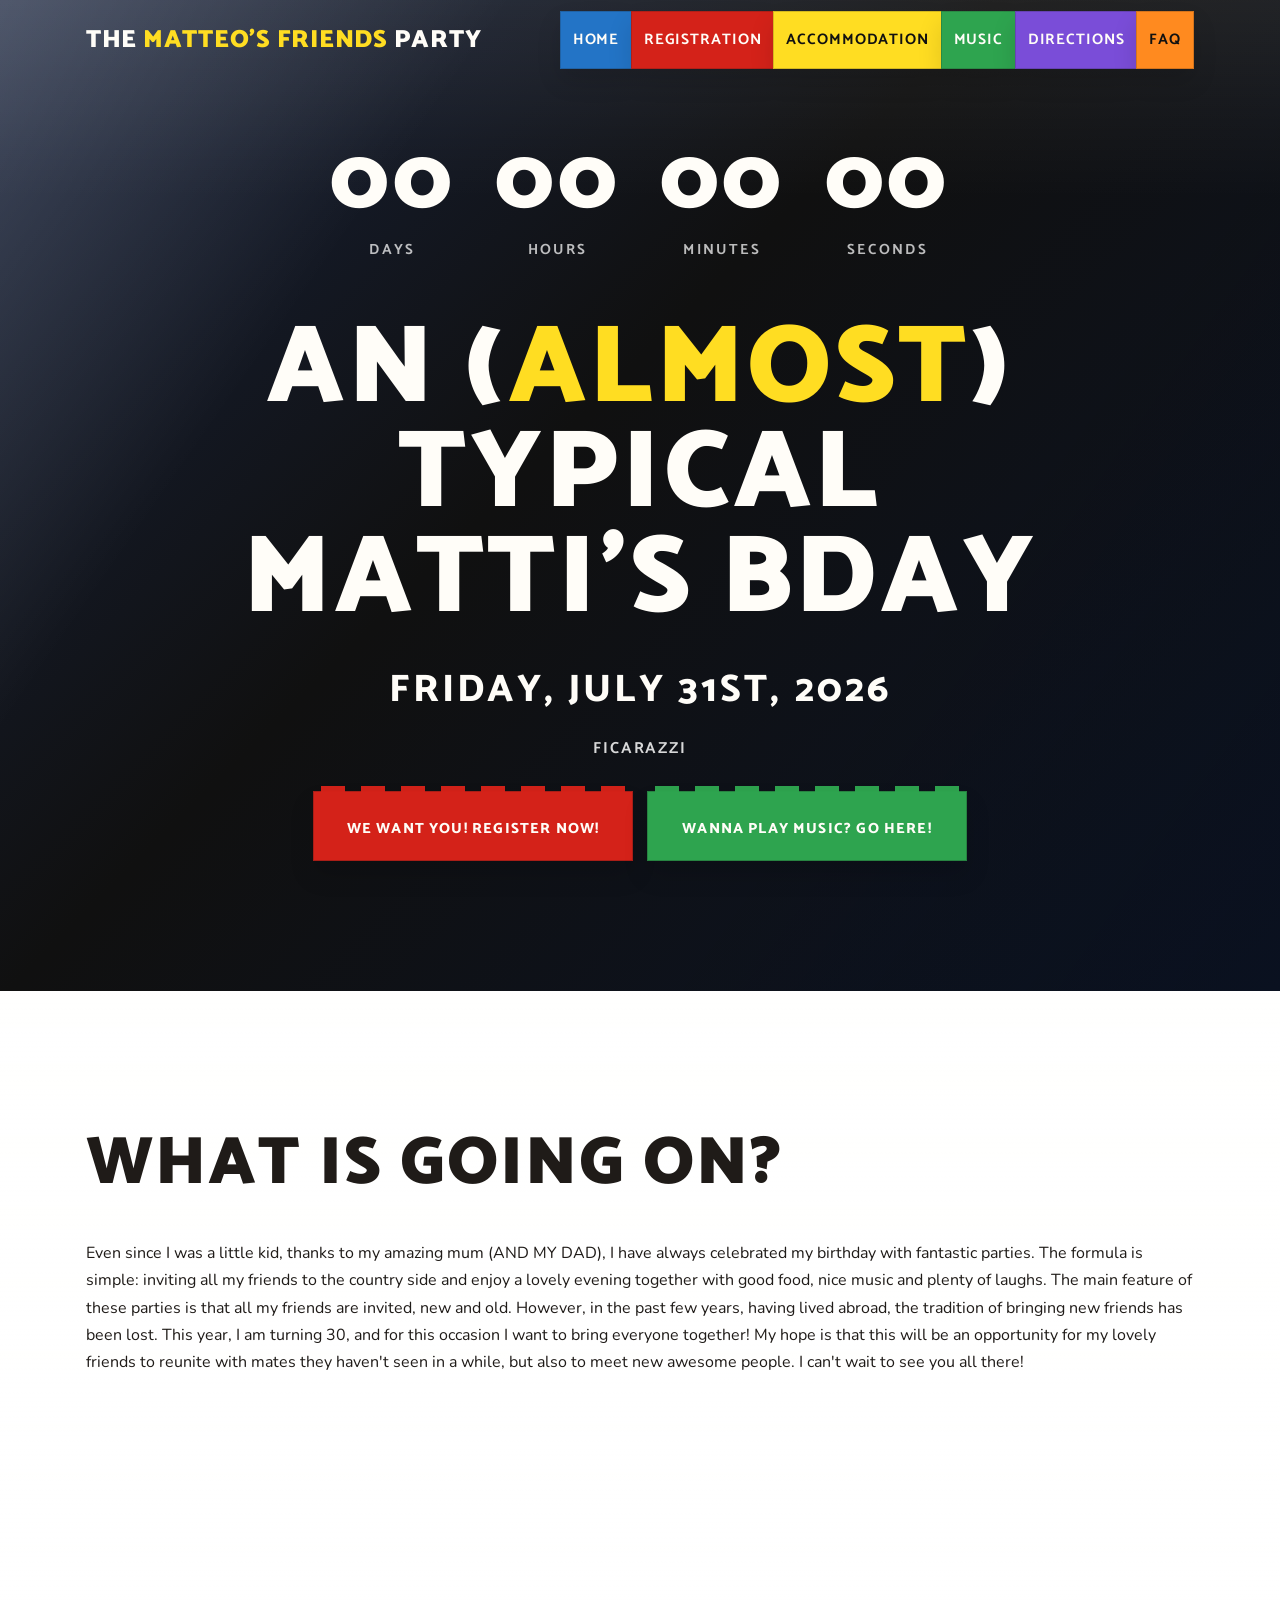
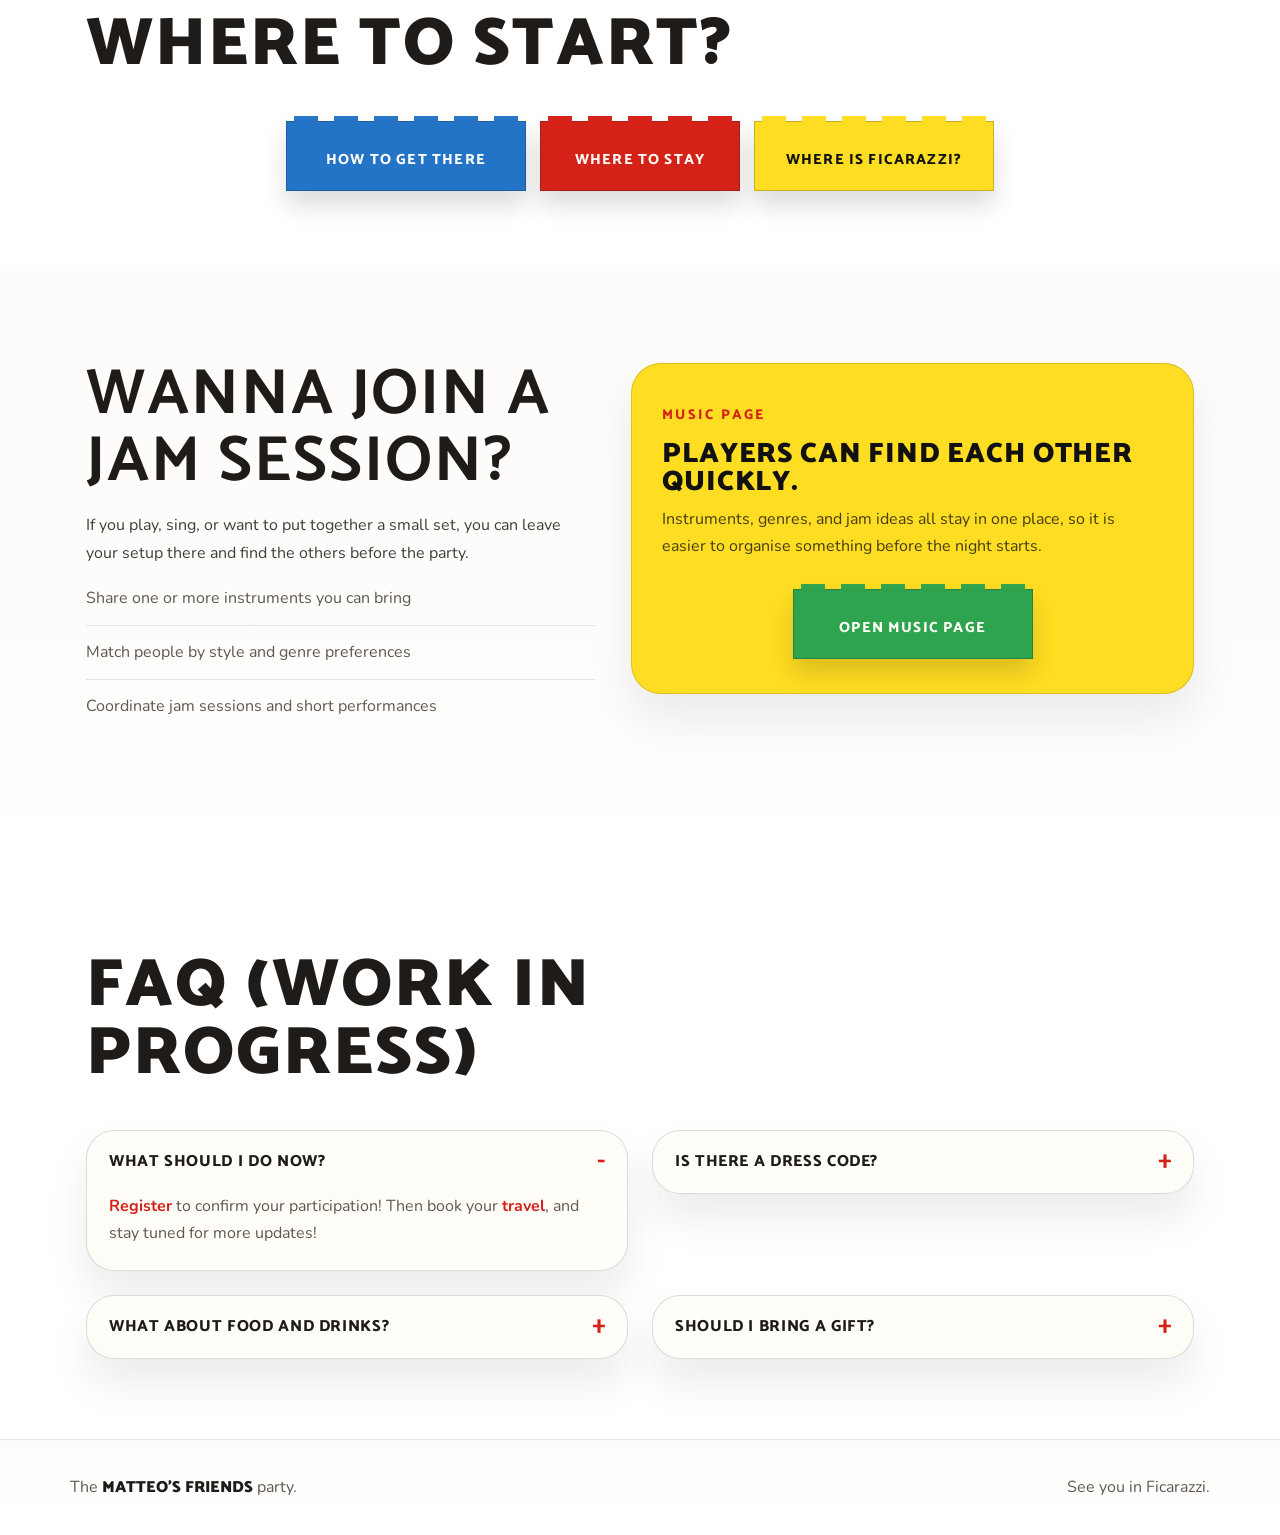
<file: index.html>
<!DOCTYPE html>
<html lang="en">
  <head>
    <meta charset="UTF-8" />
    <meta name="viewport" content="width=device-width, initial-scale=1.0" />
    <title>Matteo's Birthday</title>
    <script>
      document.documentElement.classList.add("has-js");
    </script>
    <link rel="preconnect" href="https://fonts.googleapis.com" />
    <link rel="preconnect" href="https://fonts.gstatic.com" crossorigin />
    <link
      href="https://fonts.googleapis.com/css2?family=Nunito:wght@400;600;700;800&amp;family=Roboto:wght@300;400;500;700&amp;family=Catamaran:wght@400;700;800;900&amp;display=swap"
      rel="stylesheet"
    />
    <link rel="stylesheet" href="styles.css" />
  </head>
  <body class="lego-theme">
    <div data-site-header></div>

    <main id="top">
      <section class="hero" id="about">
        <div class="container hero-inner">
          <div class="hero-countdown reveal" id="countdown" aria-label="Time until the event">
            <div class="countdown-grid">
              <div class="count-segment">
                <span id="days">00</span>
                <small>Days</small>
              </div>
              <div class="count-segment">
                <span id="hours">00</span>
                <small>Hours</small>
              </div>
              <div class="count-segment">
                <span id="minutes">00</span>
                <small>Minutes</small>
              </div>
              <div class="count-segment">
                <span id="seconds">00</span>
                <small>Seconds</small>
              </div>
            </div>
          </div>

          <div class="hero-copy reveal">
            <!-- <p class="hero-kicker">Matteo's party</p> -->
            <h1>
              An (<span class="hero-accent" data-host-name>almost</span>) Typical
              <span data-event-name>Matti's Bday</span>
            </h1>
            <p class="hero-date">
              <time data-display-date datetime=""></time>
            </p>
            <p class="hero-venue">
              <!-- <span data-display-time></span> -->
              <!-- <span class="hero-separator">|</span> -->
              <span data-venue-name></span>
            </p>

            <div class="hero-actions">
              <a class="button button-primary brick-8" href="rsvp.html">We want you! Register now!</a>
              <a class="button button-success brick-8" href="music.html">Wanna play music? Go here!</a>
            </div>
          </div>
        </div>
      </section>

      <section class="section section-white" id="event-info">
        <div class="container">
          <div class="section-heading reveal">
            <h2>What is going on?</h2>
          </div>
          <div class="reveal">
            <p>
              Even since I was a little kid, thanks to my amazing mum (AND MY DAD), I have always celebrated my birthday with fantastic parties. The formula is simple: inviting all my friends to the country side and enjoy a lovely evening together with good food, nice music and plenty of laughs. 
              The main feature of these parties is that all my friends are invited, new and old. However, in the past few years, having lived abroad, the tradition of bringing new friends has been lost. This year, I am turning 30, and for this occasion I want to bring everyone together!
              My hope is that this will be an opportunity for my lovely friends to reunite with mates they haven't seen in a while, but also to meet new awesome people. I can't wait to see you all there!
            </p>
          </div>
        </div>
      </section>

      <!-- <section class="event-banner">
        <div class="container event-banner-grid">
          <article class="banner-block reveal">
            <span class="banner-label">Date &amp; Time</span>
            <p>
              <span data-display-date></span><br />
              <span data-display-time></span>
            </p>
            <button class="button button-outline brick-5" type="button" data-download-ics>
              Add to calendar
            </button>
          </article>

          <article class="banner-block reveal" id="venue">
            <span class="banner-label">Directions</span>
            <p>
              <span data-venue-name></span><br />
              <span data-address></span>
            </p>
            <a class="button button-outline brick-4" href="#" data-map-link>Open map</a>
          </article>

        </div>
      </section> -->



      <section class="section section-white" id="faq">
        <div class="container">
          <div class="section-heading reveal">
            <h2>Where to start?</h2>
          </div>

          <div class="hero-actions">
                  <a class="button button-dark-outline brick-6" href="directions.html">
                    How to get there
                  </a>
                  <a class="button button-primary brick-5" href="accommodation.html">
                    Where to stay
                  </a>
                  <a class="button button-outline brick-6" href="#" data-map-link>
                    Where is Ficarazzi?
                  </a>
          </div>

        </div>
      </section>

      <!-- <section class="brick-banner">
        <div class="container brick-banner-shell reveal">
          <div class="brick-banner-header">
            <p class="section-kicker">Need to know more?</p>
          </div>
          <div class="brick-banner-buttons">
            <a class="button brick-6 brick-banner-button" href="#venue">How to get there</a>
            <a class="button brick-5 brick-banner-button" href="#" data-map-link>Open Map</a>
            <a class="button brick-4 brick-banner-button" href="#faq">FAQ</a>
          </div>
        </div>
      </section> -->

      <section class="section section-light music-promo-section" id="music">
        <div class="container music-promo-shell">
          <div class="music-promo-copy reveal">
            <!-- <p class="section-kicker">Music</p> -->
            <h2>Wanna join a jam session?</h2>
            <p>
              If you play, sing, or want to put together a small set, you can
              leave your setup there and find the others before the party.
            </p>
            <ul class="list-check">
              <li>Share one or more instruments you can bring</li>
              <li>Match people by style and genre preferences</li>
              <li>Coordinate jam sessions and short performances</li>
            </ul>
          </div>

          <aside class="music-promo-panel reveal">
            <span class="side-label">Music page</span>
            <h3>Players can find each other quickly.</h3>
            <p>
              Instruments, genres, and jam ideas all stay in one place, so it
              is easier to organise something before the night starts.
            </p>

            <div class="callout-actions">
              <a class="button button-success brick-6" href="music.html">Open music page</a>
              <!-- <button class="button button-success brick-4" type="button" data-download-ics>
                Add to calendar
              </button> -->
            </div>
          </aside>
        </div>
      </section>

      <section class="section section-white" id="faq">
        <div class="container">
          <div class="section-heading reveal">
            <h2>FAQ (work in progress)</h2>
          </div>

          <div class="faq-grid">
            <details class="faq-card reveal" open>
              <summary>What should I do now?</summary>
              <p>
                <a class="highlight-link" href="rsvp.html">Register</a> to confirm your participation! Then book your <a class="highlight-link" href="directions.html">travel</a>, and stay tuned for more updates!
              </p>
            </details>

            <details class="faq-card reveal">
              <summary>Is there a dress code?</summary>
              <p>
                Yes, but it will be revealed later! For now, just know that it won't be formal, so feel free to come in something comfortable and fun.
              </p>
            </details>

            <details class="faq-card reveal">
              <summary>What about food and drinks?</summary>
              <p>
                There will be (amazing) food and drinks. Use the
                RSVP note field for allergies or preferences!
              </p>
            </details>

            <details class="faq-card reveal">
              <summary>Should I bring a gift?</summary>
              <p>
                No! I truly mean it when I say that your presence is what is most important to me. If you really want to do more, please consider a donation toward the <a class="highlight-link" href="work_in_progress.html">far-away-friends-fund</a> that will help cover travel costs for those coming from afar!
              </p>
            </details>
          </div>
        </div>
      </section>

      <!-- <section class="rsvp-section" id="rsvp">
        <div class="container rsvp-callout reveal">
          <div class="rsvp-copy">
            <p class="section-kicker">Registration</p>
            <h2>RSVP on the registration page.</h2>
            <p class="rsvp-contact">
              Contact:
              <a href="#" data-contact-link data-contact-email></a>
            </p>
          </div>

          <div class="callout-actions">
            <a class="button button-primary brick-5" href="rsvp.html">Open registration</a>
            <button class="button button-outline brick-5" type="button" data-download-ics>
              Add to calendar
            </button>
          </div>
        </div>
      </section> -->
    </main>

    <div data-site-footer></div>

    <script src="script.js"></script>
  </body>
</html>
</file>
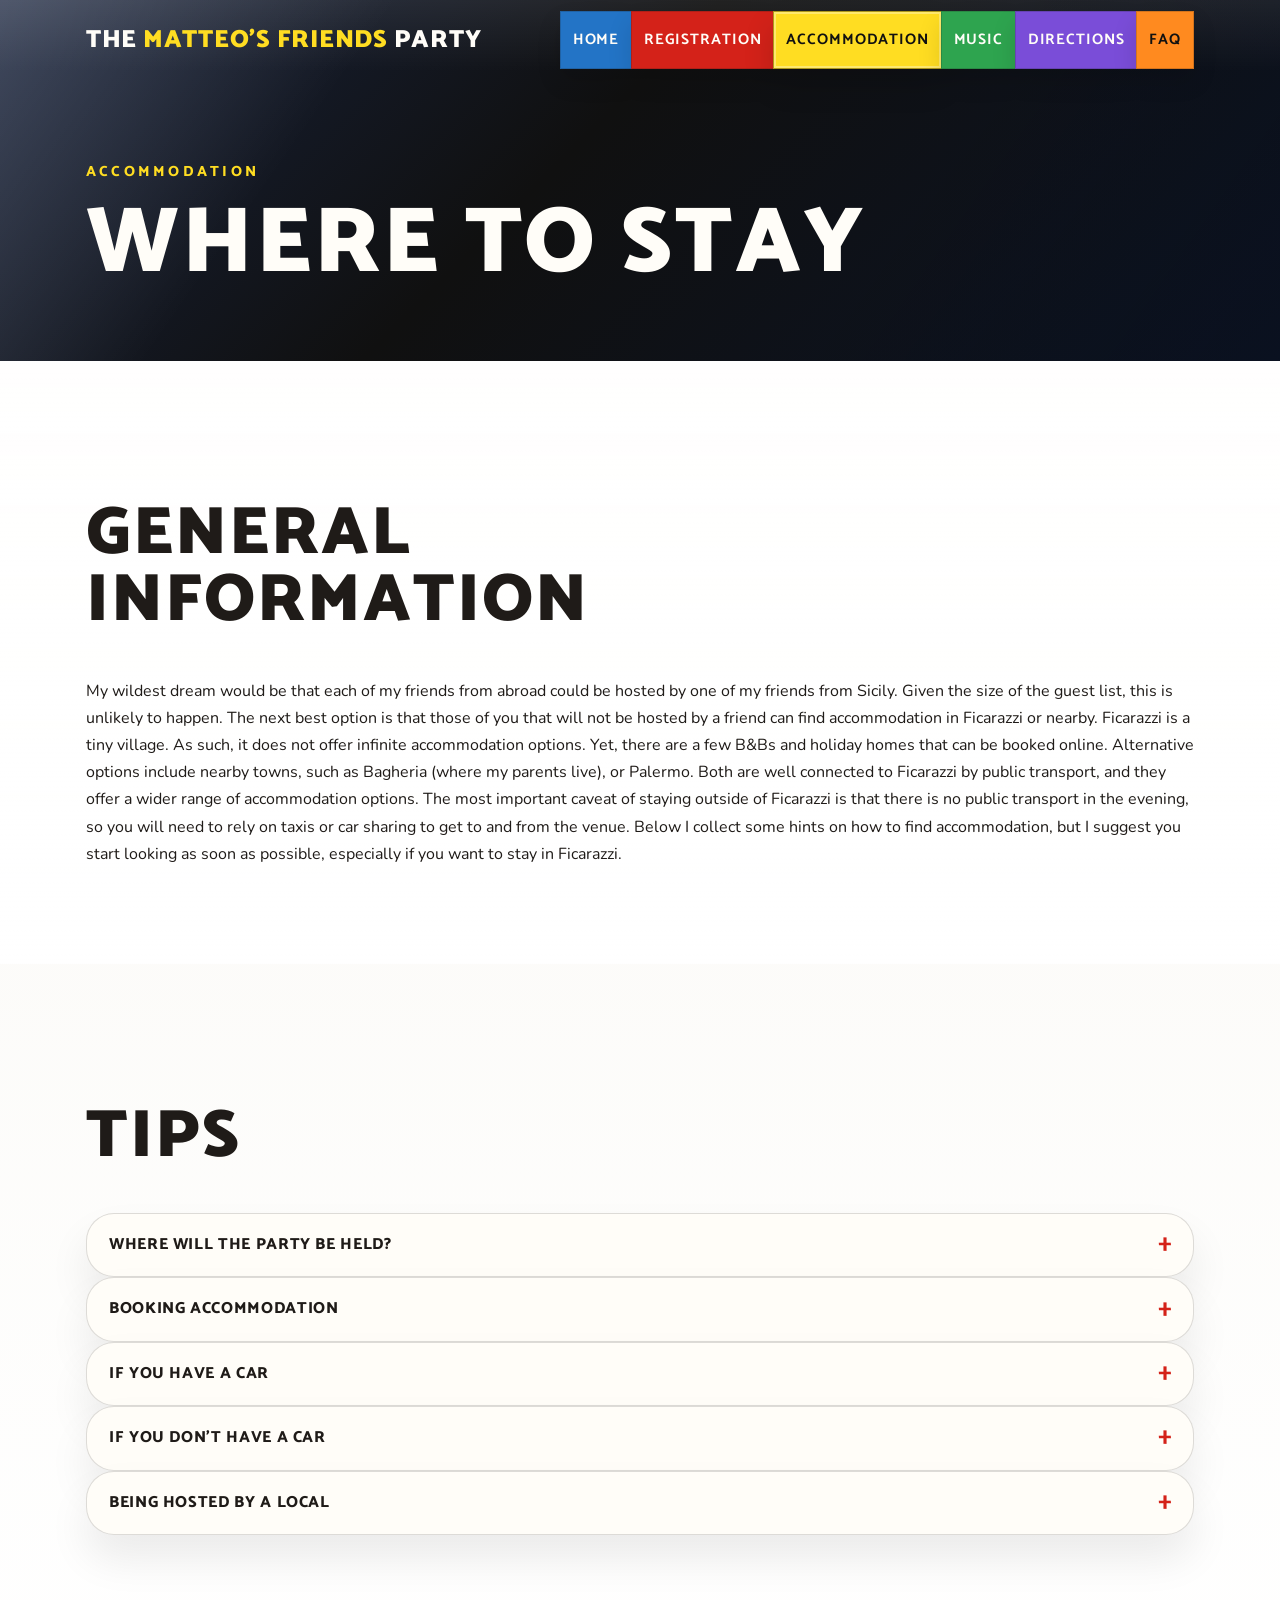
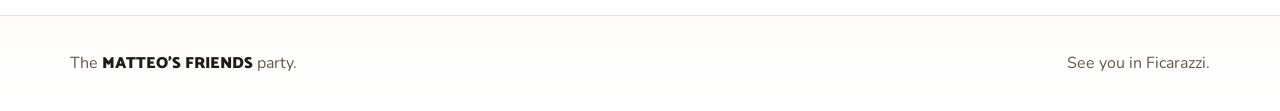
<file: accommodation.html>
<!DOCTYPE html>
<html lang="en">
  <head>
    <meta charset="UTF-8" />
    <meta name="viewport" content="width=device-width, initial-scale=1.0" />
    <title>Accommodation | Matteo's Birthday</title>
    <script>
      document.documentElement.classList.add("has-js");
    </script>
    <link rel="preconnect" href="https://fonts.googleapis.com" />
    <link rel="preconnect" href="https://fonts.gstatic.com" crossorigin />
    <link
      href="https://fonts.googleapis.com/css2?family=Nunito:wght@400;600;700;800&amp;family=Roboto:wght@300;400;500;700&amp;family=Catamaran:wght@400;700;800;900&amp;display=swap"
      rel="stylesheet"
    />
    <link rel="stylesheet" href="styles.css" />
  </head>
  <body class="subpage lego-theme" data-nav-current="accommodation">
    <div data-site-header></div>

    <main class="subpage-main">
      <section class="subpage-hero">
        <div class="container subpage-hero-inner">
          <div class="subpage-copy reveal">
            <p class="hero-kicker">Accommodation</p>
            <h1>Where to Stay</h1>
            <!-- <p class="hero-lead">
              Find hints on where to stay to join the party.
            </p> -->
          </div>
        </div>
      </section>

      <section class="section section-white">
        <div class="container">
          <div class="section-heading reveal">
            <h2>General Information</h2>
          </div>
          <div class="reveal">
            <p>
                My wildest dream would be that each of my friends 
                from abroad could be hosted by one of my friends 
                from Sicily. Given the size of the guest list, 
                this is unlikely to happen. The next best option is that
                those of you that will not be hosted by a friend can find
                accommodation in Ficarazzi or nearby.
                Ficarazzi is a tiny village. As such, it does not offer infinite accommodation options. Yet, there are a few B&Bs and holiday homes that can be booked online.
                Alternative options include nearby towns, such as Bagheria (where my parents live), or Palermo. Both are well connected to Ficarazzi by public transport, and they offer a wider range of accommodation options.
                The most important caveat of staying outside of Ficarazzi is that there is no public transport in the evening, so you will need to rely on taxis or car sharing to get to and from the venue. 
                Below I collect some hints on how to find accommodation, but I suggest you start looking as soon as possible, especially if you want to stay in Ficarazzi.
            </p>
          </div>
        </div>
      </section>

      <section class="section section-light">
        <div class="container">
          <div class="section-heading reveal">
            <h2>Tips</h2>
          </div>

          <details class="faq-card reveal">
            <summary>Where will the party be held?</summary>
            <div>
              <p>
                Since this website is publicly accessible, I will not disclose the exact location here.
                You will find the specific address in the WhatsApp community. 
                However, I can give you a rough location that will help you in your search for accommodation.
                The party will be not far from 
                <a class="highlight-link" href="https://maps.app.goo.gl/npcqhLd8fjeasqVg7" target="_blank">via Roma, Ficarazzi</a>.        
              </p>
            </div>
          </details>

          <details class="faq-card reveal">
            <summary>Booking accommodation</summary>
            <div>
              <p>
                Booking.com and Airbnb are the most popular platforms to find accommodation in Sicily. 
                You can already start looking by yourself, but if you share in the registration form
                the dates for which you will need accommodation, I can try to help booking directly 
                through the house owners. The extra advantage of this is that we avoid using these websites.
                You can find more info on why this is a good idea on the 
                <a class="highlight-link" href="https://bdsmovement.net/Guide-to-BDS-Boycott" target="_blank">BDS website</a>.
              </p>
              <h3>Ficarazzi</h3>
              <p>
                Ficarazzi is quite small, so most accommodation options will be reachable by foot within a 
                20 minutes walk from the venue. However, for the same reason, there are not many options. 
                I suggest you to start looking as soon as possible if you want to stay in Ficarazzi.  
              </p>
              <h3>Bagheria</h3>
              <p>
                Bagheria is probably the next best option. It is bigger and offers more accommodation options, 
                and it is home to many of my wonderful friends, so hopefully organising rides back and forth will be easier. 
                It is well connected to Ficarazzi (and Palermo), but trains don't run late at night.
              </p>
              <h3>The coast</h3>
              <p>
                There are plenty of small villages along the coast (including Ficarazzi itself). These are a bit 
                more difficult to reach by public transport, but are worth checking if you are looking for a nice 
                seaside place. As long as the place is not too far, I can try to help organising rides to and from the venue.
              </p>
              <h3>Palermo</h3>
              <p>
                Palermo is the largest city in Sicily and offers a wide range of accommodation options. 
                It is well connected to Ficarazzi (and the coast), but trains don't run late at night.
                Some of my friends live in Palermo, so perhaps some rides can be organised from there as well, 
                although it might be a bit more difficult given the distance. Perhaps this option is best
                if you also rent a car or could see themselves staying up all night (not alone, of course!) to wait 
                for the first train in the morning. 
              </p>
            </div>
          </details>

          <details class="faq-card reveal">
            <summary>If you have a car</summary>
            <div>
              <p>
                If you have a car (e.g. because you rented one), then everything will be much easier.
                You can stay wherever you want and just drive to the venue. 
                Also, you can offer rides to other people, which will be much appreciated!
              </p>
            </div>
          </details>

          <details class="faq-card reveal">
            <summary>If you DON'T have a car</summary>
            <div>
              <p>
                If you DON'T have a car, then prioritise accommodation in Ficarazzi or nearby.
                For those of you who are always full of energies, I can see us staying up all night after the party
                (this happens often at my parties as we play boardgames when most people have left) and take the first train
                in the morning. The first one for Palermo leaves at 6:22 am, while the first one toward Bagheria (opposite direction)
                leaves at 5 am.
              </p>
            </div>
          </details>

          <details class="faq-card reveal">
            <summary>Being hosted by a local</summary>
            <div>
              <p>
                Needless to say that being hosted by one of my wonderful Sicilian friends would be an amazing experience! 
                Of course, it will depend on the number of people that will be able to host, 
                but if you are interested in this option please <a href="rsvp.html">register asap</a> and tick the box!
                However, do not count on this option and start looking for accommodation as well!
              </p>
            </div>
          </details>
      </section>
    </main>

    <div data-site-footer></div>

    <script src="script.js"></script>
  </body>
</html></content>
<!-- <parameter name="filePath">/Users/esposito/30_bday/birthday-party/directions.html -->
</file>
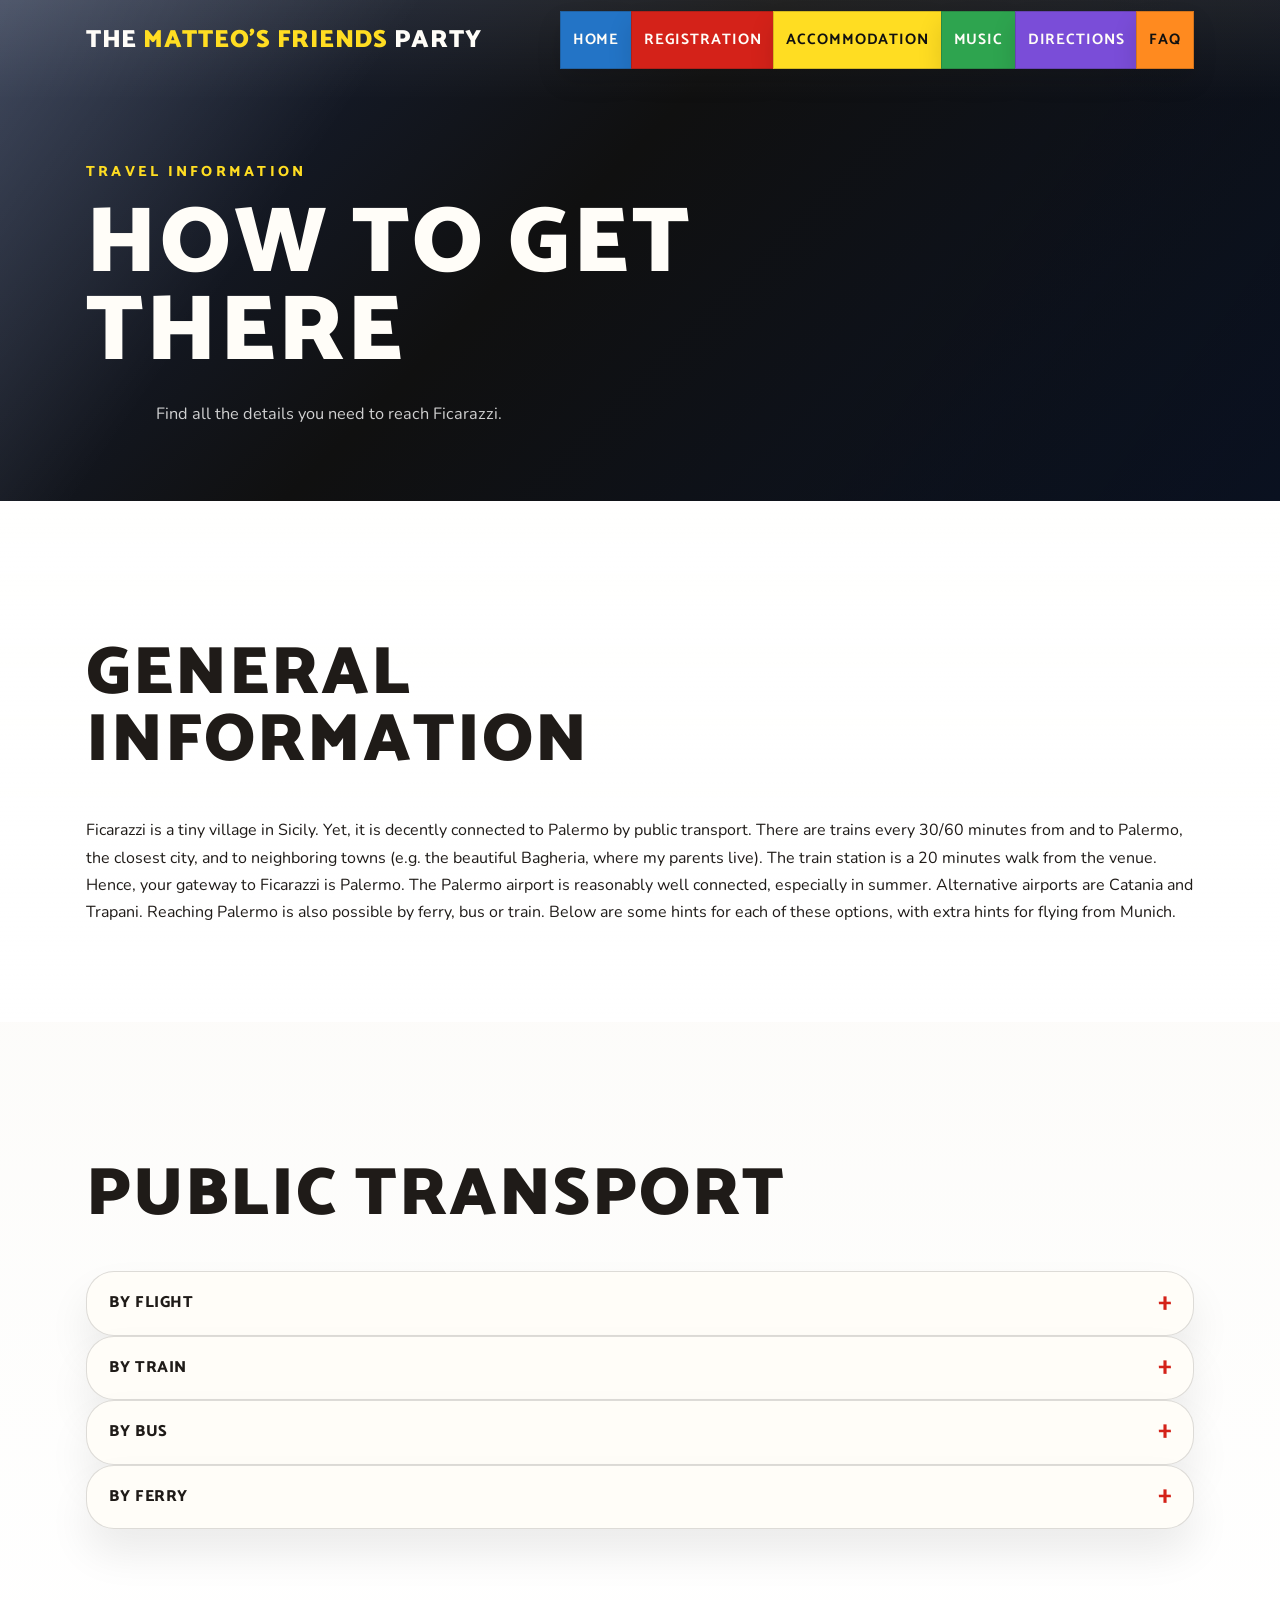
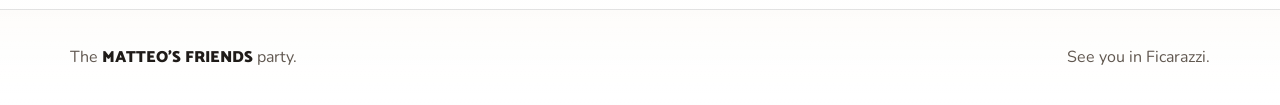
<file: directions.html>
<!DOCTYPE html>
<html lang="en">
  <head>
    <meta charset="UTF-8" />
    <meta name="viewport" content="width=device-width, initial-scale=1.0" />
    <title>How to Get There | Matteo's Birthday</title>
    <script>
      document.documentElement.classList.add("has-js");
    </script>
    <link rel="preconnect" href="https://fonts.googleapis.com" />
    <link rel="preconnect" href="https://fonts.gstatic.com" crossorigin />
    <link
      href="https://fonts.googleapis.com/css2?family=Nunito:wght@400;600;700;800&amp;family=Roboto:wght@300;400;500;700&amp;family=Catamaran:wght@400;700;800;900&amp;display=swap"
      rel="stylesheet"
    />
    <link rel="stylesheet" href="styles.css" />
  </head>
  <body class="subpage lego-theme" data-nav-current="directions">
    <div data-site-header></div>

    <main class="subpage-main">
      <section class="subpage-hero">
        <div class="container subpage-hero-inner">
          <div class="subpage-copy reveal">
            <p class="hero-kicker">Travel Information</p>
            <h1>How to Get There</h1>
            <p class="hero-lead">
              Find all the details you need to reach Ficarazzi.
            </p>
          </div>
        </div>
      </section>

      <section class="section section-white">
        <div class="container">
          <div class="section-heading reveal">
            <h2>General Information</h2>
          </div>
          <div class="reveal">
            <p>
                Ficarazzi is a tiny village in Sicily. Yet, it is decently connected to Palermo by public transport. There are trains every 30/60 minutes from and to Palermo, the closest city, and to neighboring towns (e.g. the beautiful Bagheria, where my parents live). The train station is a 20 minutes walk from the venue.
                Hence, your gateway to Ficarazzi is Palermo. The Palermo airport is reasonably well connected, especially in summer. Alternative airports are Catania and Trapani. Reaching Palermo is also possible by ferry, bus or train. Below are some hints for each of these options, with extra hints for flying from Munich.
            </p>
          </div>
        </div>
      </section>

      <section class="section section-light">
        <div class="container">
          <div class="section-heading reveal">
            <h2>Public transport</h2>
          </div>

          <details class="faq-card reveal">
            <summary>By Flight</summary>
            <div>
              <p>
                Flying is the fastest and most convenient way to reach Sicily. The closest airports to Ficarazzi are Palermo (PMO), Catania (CTA), and Trapani (TPS).
              </p>
              <h3>Palermo Airport (PMO)</h3>
              <p>
                Palermo Airport is the closest. Any other option will require you to get to Palermo first (see below). Upon arrival, take the <a class="highlight-link" href="https://www.prestiaecomande.it/" target="_blank">airport shuttle bus</a> or the <a href="#by-train">train</a> to Palermo city center, then transfer to a <a href="#by-train">train</a> to Ficarazzi. Super easy.
                As a tip, you can search on <a class="highlight-link" href="https://www.skyscanner.it/transport/flights-from/pmo/?adultsv2=1&cabinclass=economy&childrenv2=&ref=home&rtn=0&preferdirects=true&outboundaltsenabled=false&inboundaltsenabled=false&oym=2607" target="_blank">Skyscanner for flights from Palermo to "anywhere"</a> to get a glance at the direct connections available.
              </p>
              <h3>Catania Airport (CTA)</h3>
              <p>
                Located on the <del>wrong</del> other side, Catania Airport is a valid alternative. It offers complementary options with respect to Palermo, so it's worth checking. By public transport, you can take a <a class="highlight-link" href="https://www.saisautolinee.it/en/sicily-tpl-lines-routes/catania-aeroporto-palermo" target="_blank">direct bus (~14 euro)</a> from Catania Airport to Palermo (but make sure to check the times before booking your flights), then connect to Ficarazzi (see Palermo).
                As a tip, you can search on <a class="highlight-link" href="https://www.skyscanner.it/transport/flights-from/cta/?adultsv2=1&cabinclass=economy&childrenv2=&ref=home&rtn=0&preferdirects=true&outboundaltsenabled=false&inboundaltsenabled=false&oym=2607" target="_blank">Skyscanner for flights from Catania to "anywhere"</a> to get a glance at the direct connections available.
              </p>
              <h3>Trapani Airport (TPS)</h3>
              <p>
                On the west coast, Trapani Airport is roughly 1.5-2 hours drive from Ficarazzi. It is a small airport with very few options; yet, it may surprise you with unexpected connections. From there you can take a <a class="highlight-link" href="https://www.autoservizisalemi.it/en/" target="_blank"></a>direct bus</a> from the Trapani airport to Palermo and then connect to Ficarazzi (see Palermo).
                As a tip, you can search on <a class="highlight-link" href="https://www.skyscanner.it/transport/flights-from/tps/?adultsv2=1&cabinclass=economy&childrenv2=&ref=home&rtn=0&preferdirects=true&outboundaltsenabled=false&inboundaltsenabled=false&oym=2607" target="_blank">Skyscanner for flights from Trapani to "anywhere"</a> to get a glance at the direct connections available.
              </p>
              <h3>Special tips from Munich</h3>
              <p>
                If you're coming from Munich, don't be scared at the cost of the flights from the Munich airport (MUC). That's an airport for reach people. If you want to save money (but not your knees), you should check flights from Memmingen (FMM) or Nuremberg (NUE) airports. You can reach both by train+bus (covered by the Deutschland ticket) from Munich in about 2 hours, and they are served by low-cost airlines with direct flights to Palermo and Catania. 
                If you fly through Memmingen, you can also take a <a class="highlight-link" href="https://allgaeu-airport-express.de/" target="_blank">direct bus</a> from Munich Hbf to the Memmingen airport which is pretty fast and costs 16 euros.
              </p>
            </div>
          </details>

          <details class="faq-card reveal" id="by-train">
            <summary>By Train</summary>
            <div>
              <p>
                Italy's train network connects major cities to Palermo. From Palermo Centrale station, take a regional train to Ficarazzi station (about 10 minutes). Trains run frequently throughout the day (meaning once or twice per hour...).
                Sicily is only reached by the national train service, Trenitalia. You can check connections and book tickets on the <a class="highlight-link" href="https://www.trenitalia.com/en.html" target="_blank">Trenitalia website</a> or app.
                Beware that it is a long train journey if you are coming from abroad, Italy is a long country...
              </p>
            </div>
          </details>

          <details class="faq-card reveal">
            <summary>By Bus</summary>
            <div>
              <p>
                Long-distance buses arrive at Palermo's main bus station. From there, the <a href="#by-train">train</a> can take you to Ficarazzi. Companies like FlixBus or regional operators serve Palermo from across Italy. <a class="highlight-link" href="https://www.omio.com/" target="_blank">Omio</a> is a good generic platform for booking transport.
              </p>
            </div>
          </details>

          <details class="faq-card reveal">
            <summary>By Ferry</summary>
            <div>
              <p>
                Panormus, the ancient name of Palermo, means "all port". Indeed, you can reach it by ferry. It is not the most comfortable of trips, but it has its charm. There are ferries from Naples, Genova and Civitavecchia (close to Rome) among others. You can check connections and book tickets on the <a class="highlight-link" href="https://www.directferries.com/" target="_blank">Direct Ferries website</a>.
              </p>
            </div>
          </details>
        </div>
      </section>

      <!-- <section class="section section-white">
        <div class="container">
          <div class="section-heading reveal">
            <h2>Special tips from Munich</h2>
          </div>

          <div class="reveal">
            <h3>From Trieste</h3>
            <p>
              Fly from Trieste Airport (TRS) to Palermo (PMO) with connections via Rome or Milan. Direct flights may be available seasonally. Alternatively, take the train from Trieste to Bologna or Milan, then fly to Palermo. The total travel time is around 6-8 hours.
            </p>
            <h3>From Munich</h3>
            <p>
              Munich Airport (MUC) has direct flights to Palermo (PMO) operated by airlines like Lufthansa or Eurowings. The flight takes about 2 hours. For budget options, connect via Rome or Frankfurt. Trains from Munich to Milan, then fly, are also possible but longer.
            </p>
          </div>
        </div>
      </section> -->
    </main>

    <div data-site-footer></div>

    <script src="script.js"></script>
  </body>
</html></content>
<!-- <parameter name="filePath">/Users/esposito/30_bday/birthday-party/directions.html -->
</file>
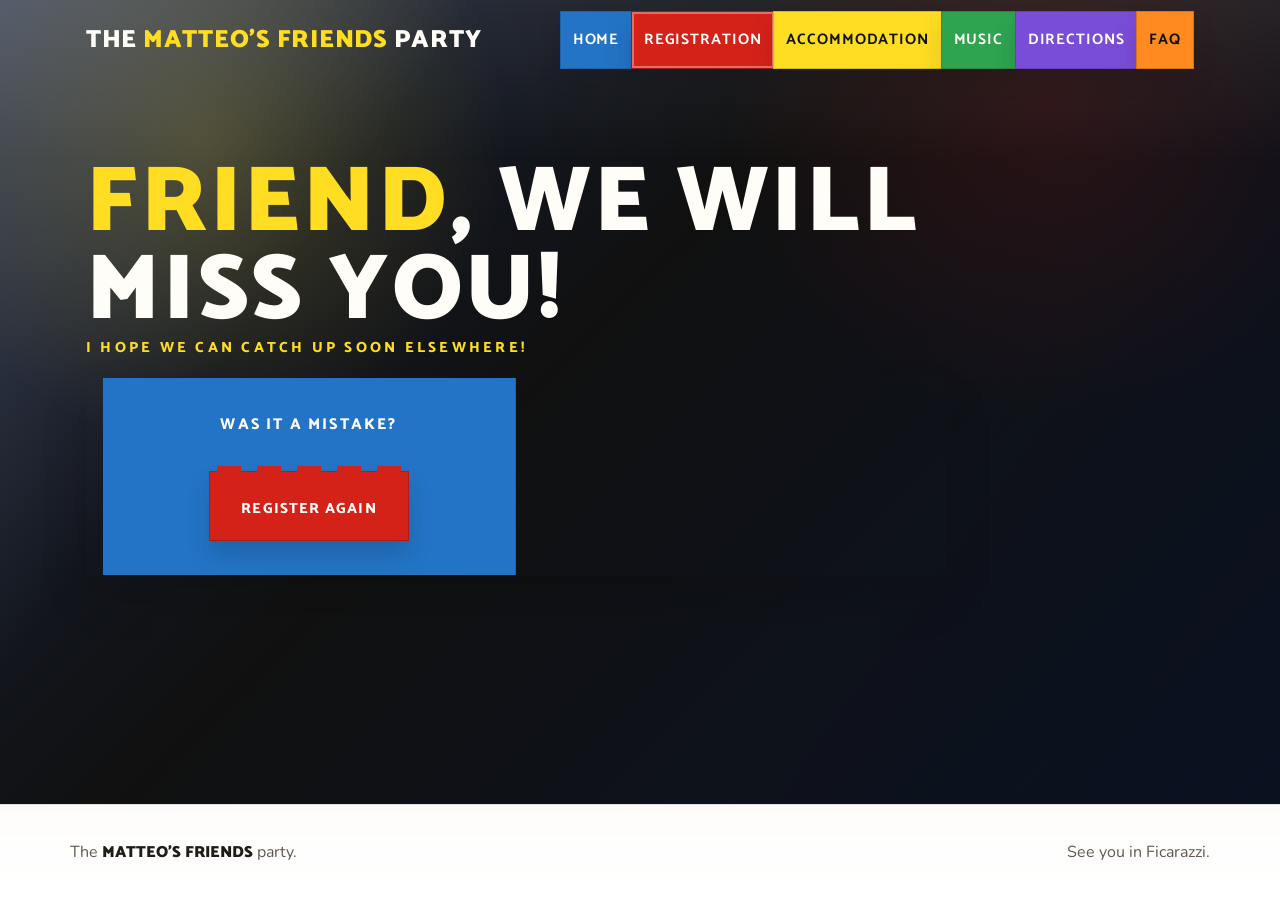
<file: sad.html>
<!DOCTYPE html>
<html lang="en">
  <head>
    <meta charset="UTF-8" />
    <meta name="viewport" content="width=device-width, initial-scale=1.0" />
    <title>Thank You | Matteo's Birthday</title>
    <script>
      document.documentElement.classList.add("has-js");
    </script>
    <link rel="preconnect" href="https://fonts.googleapis.com" />
    <link rel="preconnect" href="https://fonts.gstatic.com" crossorigin />
    <link
      href="https://fonts.googleapis.com/css2?family=Nunito:wght@400;600;700;800&amp;family=Roboto:wght@300;400;500;700&amp;family=Catamaran:wght@400;700;800;900&amp;display=swap"
      rel="stylesheet"
    />
    <link rel="stylesheet" href="styles.css" />
  </head>
  <body class="subpage thank-you-page lego-theme" data-thank-you-page data-nav-current="registration">
    <div data-site-header></div>

    <main class="subpage-main">
      <section class="subpage-hero">
        <div class="container subpage-hero-inner">
          <div class="subpage-copy reveal">
            <!-- <p class="hero-kicker">RSVP received</p> -->
            <h1>
              <span class="hero-accent" data-thank-you-name>friend</span>, we will miss you!
            </h1>
            <!-- <p class="hero-date">
              <time data-display-date datetime=""></time>
            </p>
            <p class="hero-venue">
              <span data-display-time></span>
              <span class="hero-separator">|</span>
              <span data-venue-name></span>
            </p> -->
            <!-- <p class="hero-lead" data-thank-you-copy>
             I imagine you have good reasons for not coming. I hope we can catch up soon elsewhere!
            </p> -->
            <p class="hero-kicker">I hope we can catch up soon elsewhere!</p> 

                <!-- <div class="section-heading reveal">
                  <h2>Was it a mistake?</h2>
                </div>

                <div class="hero-actions">
                        <a class="button button-dark-outline brick-6" href="rsvp.html">
                          Register again
                        </a>
                </div> -->

              <div class="container event-banner-grid">
              <article class="banner-block reveal">
                <span class="banner-label">Was it a mistake?</span>
                <!-- <p>
                  <span data-display-date></span><br />
                  <span data-display-time></span>
                </p> -->
                <a class="button button-primary brick-5" href="rsvp.html">
                          Register again
                  </a>
              </article>

          </div>
        </div>
      </section>
    </main>

    <div data-site-footer></div>

    <script src="script.js"></script>
  </body>
</html>
</file>
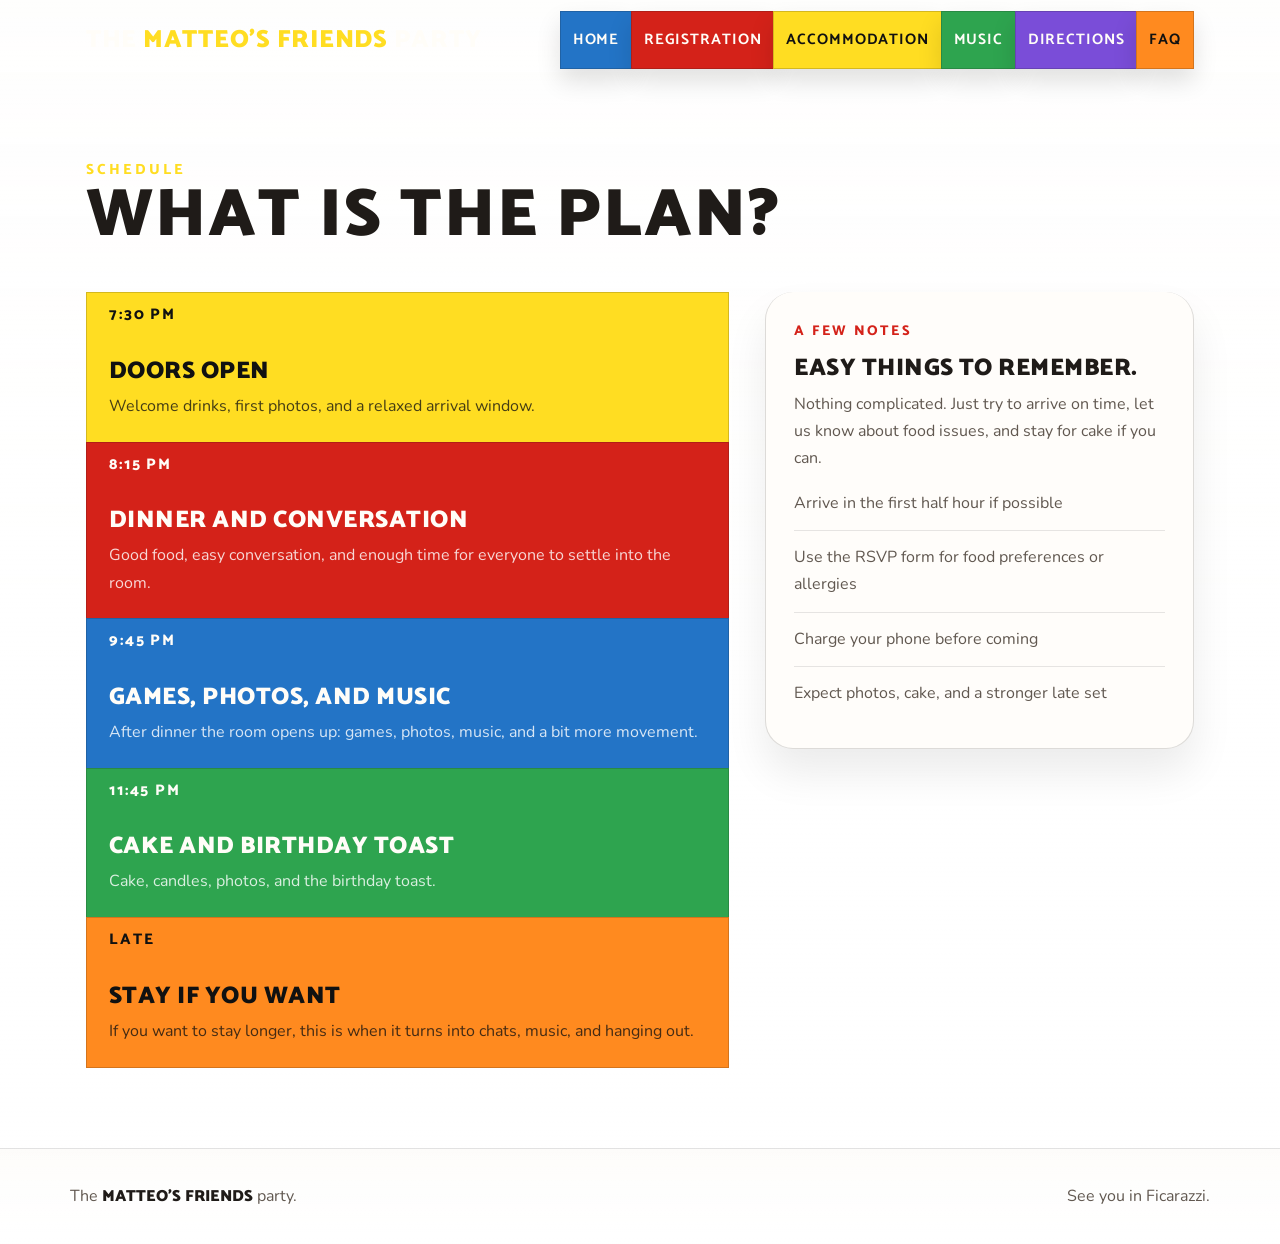
<file: schedule.html>
<!DOCTYPE html>
<html lang="en">
  <head>
    <meta charset="UTF-8" />
    <meta name="viewport" content="width=device-width, initial-scale=1.0" />
    <title>Matteo's Birthday</title>
    <script>
      document.documentElement.classList.add("has-js");
    </script>
    <link rel="preconnect" href="https://fonts.googleapis.com" />
    <link rel="preconnect" href="https://fonts.gstatic.com" crossorigin />
    <link
      href="https://fonts.googleapis.com/css2?family=Nunito:wght@400;600;700;800&amp;family=Roboto:wght@300;400;500;700&amp;family=Catamaran:wght@400;700;800;900&amp;display=swap"
      rel="stylesheet"
    />
    <link rel="stylesheet" href="styles.css" />
  </head>
  <body class="lego-theme">
    <div data-site-header></div>

    <main id="top">
      <section class="section section-white" id="schedule">
        <div class="container">
          <div class="section-heading reveal">
            <p class="section-kicker">Schedule</p>
            <h2>What is the plan?</h2>
          </div>

          <div class="schedule-layout">
            <div class="timeline">
              <article class="timeline-item reveal highlight">
                <span class="timeline-time">7:30 PM</span>
                <div class="timeline-content">
                  <h3>Doors open</h3>
                  <p>Welcome drinks, first photos, and a relaxed arrival window.</p>
                </div>
              </article>

              <article class="timeline-item reveal">
                <span class="timeline-time">8:15 PM</span>
                <div class="timeline-content">
                  <h3>Dinner and conversation</h3>
                  <p>
                    Good food, easy conversation, and enough time for everyone
                    to settle into the room.
                  </p>
                </div>
              </article>

              <article class="timeline-item reveal">
                <span class="timeline-time">9:45 PM</span>
                <div class="timeline-content">
                  <h3>Games, photos, and music</h3>
                  <p>
                    After dinner the room opens up: games, photos, music, and a
                    bit more movement.
                  </p>
                </div>
              </article>

              <article class="timeline-item reveal">
                <span class="timeline-time">11:45 PM</span>
                <div class="timeline-content">
                  <h3>Cake and birthday toast</h3>
                  <p>
                    Cake, candles, photos, and the birthday toast.
                  </p>
                </div>
              </article>

              <article class="timeline-item reveal">
                <span class="timeline-time">Late</span>
                <div class="timeline-content">
                  <h3>Stay if you want</h3>
                  <p>
                    If you want to stay longer, this is when it turns into
                    chats, music, and hanging out.
                  </p>
                </div>
              </article>
            </div>

            <aside class="side-panel reveal">
              <span class="side-label">A few notes</span>
              <h3 data-theme-label>Easy things to remember.</h3>
              <p>
                Nothing complicated. Just try to arrive on time, let us know
                about food issues, and stay for cake if you can.
              </p>
              <ul class="list-check">
                <li>Arrive in the first half hour if possible</li>
                <li>Use the RSVP form for food preferences or allergies</li>
                <li>Charge your phone before coming</li>
                <li>Expect photos, cake, and a stronger late set</li>
              </ul>
            </aside>
          </div>
        </div>
      </section>

    </main>

    <div data-site-footer></div>

    <script src="script.js"></script>
  </body>
</html>
</file>
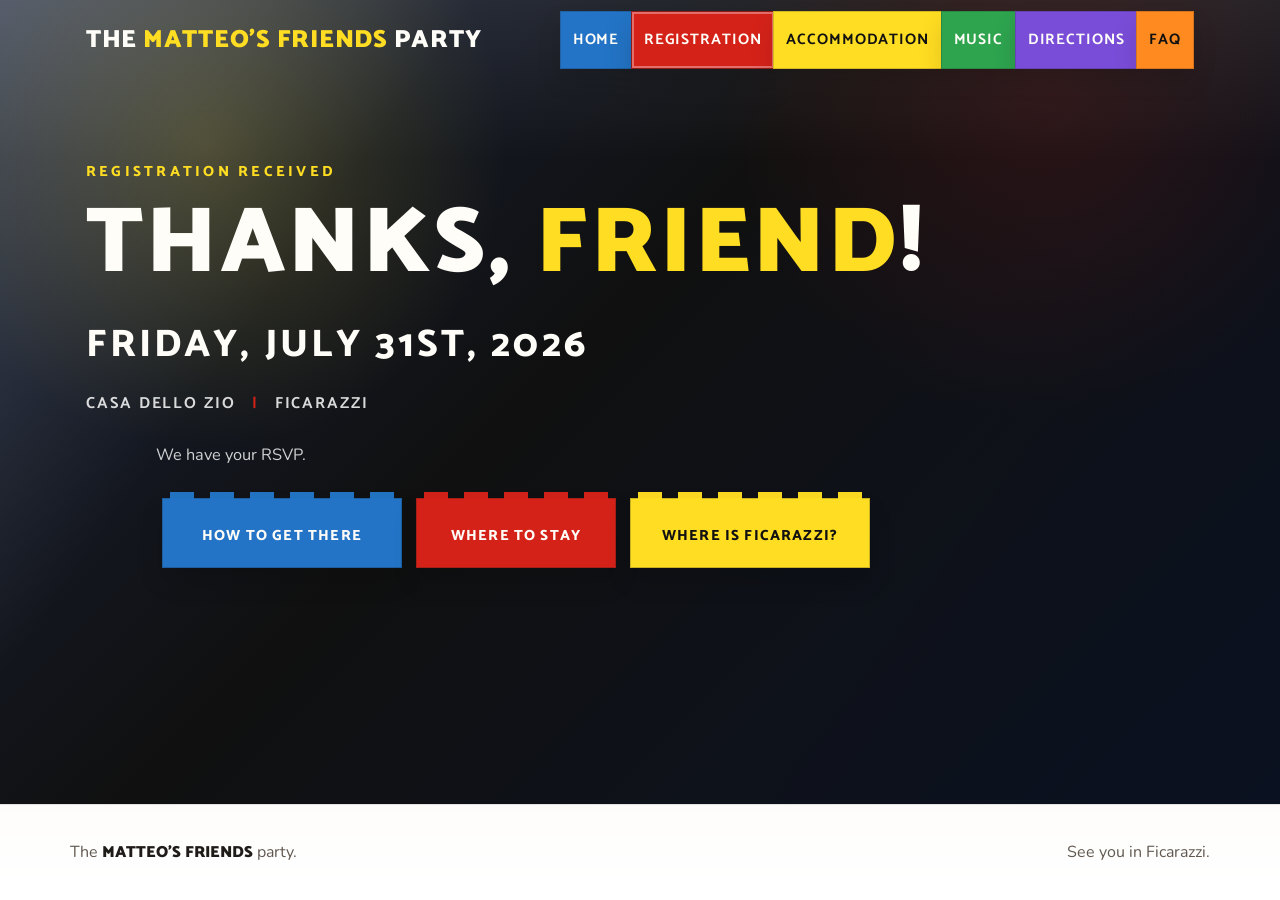
<file: thank-you.html>
<!DOCTYPE html>
<html lang="en">
  <head>
    <meta charset="UTF-8" />
    <meta name="viewport" content="width=device-width, initial-scale=1.0" />
    <title>Thank You | Matteo's Birthday</title>
    <script>
      document.documentElement.classList.add("has-js");
    </script>
    <link rel="preconnect" href="https://fonts.googleapis.com" />
    <link rel="preconnect" href="https://fonts.gstatic.com" crossorigin />
    <link
      href="https://fonts.googleapis.com/css2?family=Nunito:wght@400;600;700;800&amp;family=Roboto:wght@300;400;500;700&amp;family=Catamaran:wght@400;700;800;900&amp;display=swap"
      rel="stylesheet"
    />
    <link rel="stylesheet" href="styles.css" />
  </head>
  <body class="subpage thank-you-page lego-theme" data-thank-you-page data-nav-current="registration">
    <div data-site-header></div>

    <main class="subpage-main">
      <section class="subpage-hero">
        <div class="container subpage-hero-inner">
          <div class="subpage-copy reveal">
            <p class="hero-kicker">Registration received</p>
            <h1>
              Thanks,
              <span class="hero-accent" data-thank-you-name>friend</span>!
            </h1>
            <p class="hero-date">
              <time data-display-date datetime=""></time>
            </p>
            <p class="hero-venue">
              <span data-display-time></span>
              <span class="hero-separator">|</span>
              <span data-venue-name></span>
            </p>
            <p class="hero-lead" data-thank-you-copy>
              Looking forward to seeing you there!
            </p>

            <div class="hero-actions">
                  <a class="button button-dark-outline brick-6" href="directions.html">
                    How to get there
                  </a>
                  <a class="button button-primary brick-5" href="accommodation.html">
                    Where to stay
                  </a>
                  <a class="button button-outline brick-6" href="#" data-map-link>
                    Where is Ficarazzi?
                  </a>
          </div>
          </div>
        </div>
      </section>
    </main>

    <div data-site-footer></div>

    <script src="script.js"></script>
  </body>
</html>
</file>
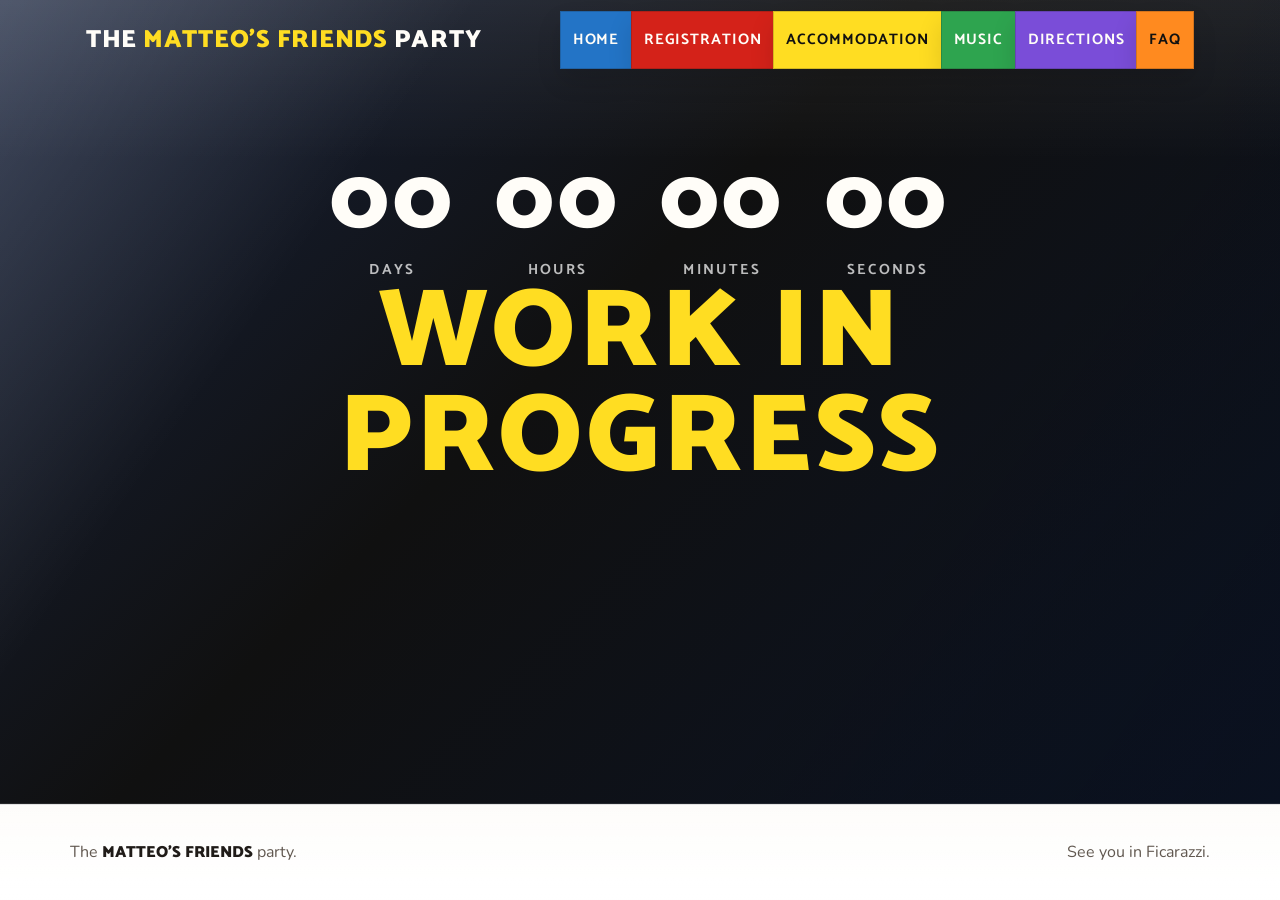
<file: work_in_progress.html>
<!DOCTYPE html>
<html lang="en">
  <head>
    <meta charset="UTF-8" />
    <meta name="viewport" content="width=device-width, initial-scale=1.0" />
    <title>Matteo's Birthday</title>
    <script>
      document.documentElement.classList.add("has-js");
    </script>
    <link rel="preconnect" href="https://fonts.googleapis.com" />
    <link rel="preconnect" href="https://fonts.gstatic.com" crossorigin />
    <link
      href="https://fonts.googleapis.com/css2?family=Nunito:wght@400;600;700;800&amp;family=Roboto:wght@300;400;500;700&amp;family=Catamaran:wght@400;700;800;900&amp;display=swap"
      rel="stylesheet"
    />
    <link rel="stylesheet" href="styles.css" />
  </head>
  <body class="subpage lego-theme" data-nav-current="work_in_progress">
    <div data-site-header></div>

    <main class="subpage-main">
      <section class="subpage-hero">
        <div class="container subpage-hero-inner">
          <div class="hero-countdown reveal" id="countdown" aria-label="Time until the event">
            <div class="countdown-grid">
              <div class="count-segment">
                <span id="days">00</span>
                <small>Days</small>
              </div>
              <div class="count-segment">
                <span id="hours">00</span>
                <small>Hours</small>
              </div>
              <div class="count-segment">
                <span id="minutes">00</span>
                <small>Minutes</small>
              </div>
              <div class="count-segment">
                <span id="seconds">00</span>
                <small>Seconds</small>
              </div>
            </div>
          </div>
          
          <div class="hero-copy reveal">
            <h1>
              <span class="hero-accent">Work in Progress</span>
            </h1>
          </div>
        </div>
      </section>
    </main>

    <div data-site-footer></div>

    <script src="script.js"></script>
  </body>
</html>
</file>
<file: styles.css>
:root {
  --accent: #e62b1e;
  --black: #0f0f0f;
  --black-soft: #1b1b1b;
  --white: #ffffff;
  --off-white: #f7f7f7;
  --text: #272727;
  --muted: #626262;
  --border: #dfdfdf;
  --shadow: 5px 5px 30px rgba(0, 0, 0, 0.05);
  --container: 1140px;
  --container-gutter: clamp(12px, 2.8vw, 16px);
  --hero-bg-image: none;
  --hero-bg-position: center center;
  --countdown-bg-image: none;
  --countdown-bg-position: center center;
  --venue-bg-image: none;
  --venue-bg-position: center center;
}

*,
*::before,
*::after {
  box-sizing: border-box;
}

html {
  scroll-behavior: smooth;
}

body {
  margin: 0;
  min-height: 100vh;
  color: var(--text);
  font-family: "Roboto", sans-serif;
  font-size: 16px;
  line-height: 1.7;
  background: var(--white);
}

body.subpage {
  display: flex;
  flex-direction: column;
}

body.nav-open {
  overflow: hidden;
}

a {
  color: inherit;
  text-decoration: none;
}

.highlight-link {
  color: var(--accent);
  font-weight: 700;
  /* text-decoration: underline; */
  text-decoration-thickness: 2px;
  text-decoration-color: rgba(214, 34, 25, 0.8);
  /* background: rgba(255, 229, 153, 0.55); */
  border-radius: 4px;
  /* padding: 0 0.15rem; */
}

button,
input,
select,
textarea {
  font: inherit;
}

img {
  display: block;
  max-width: 100%;
}

[hidden] {
  display: none !important;
}

.container {
  width: min(100%, var(--container));
  margin: 0 auto;
  padding-inline: var(--container-gutter);
}

.site-header {
  position: fixed;
  top: 0;
  left: 0;
  width: 100%;
  z-index: 30;
  transition:
    background-color 180ms ease,
    border-color 180ms ease;
  border-bottom: 1px solid transparent;
}

.site-header.is-scrolled {
  background: rgba(0, 0, 0, 0.94);
  border-bottom-color: rgba(255, 255, 255, 0.12);
}

.nav-shell {
  display: flex;
  align-items: center;
  justify-content: space-between;
  min-height: 80px;
  gap: 24px;
}

.brand {
  display: inline-flex;
  flex-direction: column;
  gap: 2px;
}

.brand-wordmark,
.site-nav a,
.hero-kicker,
.hero-date,
.hero-venue,
.button,
.section-kicker,
.section-heading h2,
.feature-body h3,
.timeline-time,
.timeline-content h3,
.side-label,
.side-panel h3,
.venue-panel h3,
.faq-card summary,
.rsvp-copy h2,
.rsvp-form label,
.footer-inner strong {
  font-family: "Catamaran", sans-serif;
}

.brand-wordmark {
  color: var(--white);
  font-size: 1.55rem;
  font-weight: 900;
  letter-spacing: 0.03em;
  line-height: 1;
  text-transform: uppercase;
}

.brand-accent {
  color: var(--accent);
}

.brand small {
  color: rgba(255, 255, 255, 0.72);
  font-size: 0.8rem;
  letter-spacing: 0.2em;
  text-transform: uppercase;
}

.site-nav {
  display: flex;
  align-items: center;
  gap: 24px;
}

.site-nav a {
  color: rgba(255, 255, 255, 0.78);
  font-size: 0.95rem;
  font-weight: 700;
  letter-spacing: 0.06em;
  text-transform: uppercase;
  transition: color 180ms ease;
}

.site-nav a:hover,
.site-nav a:focus-visible {
  color: var(--white);
}

.site-nav a.nav-action {
  padding: 10px 18px;
  background: var(--accent);
  color: var(--white);
}

.site-nav a.nav-action:hover,
.site-nav a.nav-action:focus-visible {
  background: #c62218;
}

.nav-toggle {
  display: none;
  width: 46px;
  height: 46px;
  padding: 0;
  border: 1px solid rgba(255, 255, 255, 0.28);
  background: transparent;
  cursor: pointer;
}

.nav-toggle span {
  display: block;
  width: 20px;
  height: 2px;
  margin: 4px auto;
  background: var(--white);
  transition:
    transform 180ms ease,
    opacity 180ms ease;
}

.hero {
  position: relative;
  min-height: 100vh;
  display: flex;
  align-items: center;
  overflow: hidden;
  padding: 140px 0 130px;
  color: var(--white);
  background-image:
    linear-gradient(rgba(0, 0, 0, 0.72), rgba(0, 0, 0, 0.72)),
    var(--hero-bg-image),
    radial-gradient(circle at 18% 18%, rgba(230, 43, 30, 0.26), transparent 30%),
    linear-gradient(135deg, #0f0f0f 0%, #1b1b1b 52%, #050505 100%);
  background-position:
    center center,
    var(--hero-bg-position),
    center center,
    center center;
  background-repeat: no-repeat;
  background-size: cover, cover, auto, auto;
}

/* Decorative overlay intentionally disabled here. */

.hero::after {
  content: "";
  position: absolute;
  inset: 0;
  background: radial-gradient(circle at center, transparent 0%, transparent 52%, rgba(0, 0, 0, 0.34) 100%);
}

.hero-inner {
  position: relative;
  z-index: 1;
  width: 100%;
  display: grid;
  gap: 56px;
  justify-items: center;
}

.hero-copy {
  max-width: 860px;
  margin: 0 auto;
  text-align: center;
}

.hero-countdown {
  width: 100%;
}

.hero-countdown .countdown-grid {
  gap: 40px;
}

.hero-kicker {
  margin: 0 0 16px;
  color: var(--accent);
  font-size: 0.92rem;
  font-weight: 800;
  letter-spacing: 0.22em;
  text-transform: uppercase;
}

.hero-copy h1 {
  margin: 0;
  font-family: "Catamaran", sans-serif;
  font-size: clamp(3.8rem, 11vw, 6.9rem);
  font-weight: 900;
  letter-spacing: 0.03em;
  line-height: 0.95;
  text-transform: uppercase;
}

.hero-accent {
  color: var(--accent);
}

.hero-date {
  margin: 24px 0 0;
  color: var(--white);
  font-size: clamp(1.65rem, 4vw, 2.4rem);
  font-weight: 800;
  letter-spacing: 0.08em;
  text-transform: uppercase;
}

.hero-venue {
  margin: 12px 0 0;
  color: rgba(255, 255, 255, 0.84);
  font-size: 1rem;
  font-weight: 700;
  letter-spacing: 0.12em;
  text-transform: uppercase;
}

.hero-separator {
  display: inline-block;
  margin: 0 10px;
  color: var(--accent);
}

.hero-lead {
  max-width: 720px;
  margin: 24px auto 0;
  color: rgba(255, 255, 255, 0.8);
  font-size: 1.02rem;
}

.hero-actions,
.form-actions {
  display: flex;
  flex-wrap: wrap;
  gap: 14px;
  margin-top: 30px;
}

.hero-actions {
  justify-content: center;
}

.button {
  display: inline-flex;
  align-items: center;
  justify-content: center;
  min-height: 52px;
  padding: 0 26px;
  border: 2px solid transparent;
  border-radius: 0;
  font-size: 0.92rem;
  font-weight: 800;
  letter-spacing: 0.08em;
  text-transform: uppercase;
  transition:
    background-color 180ms ease,
    border-color 180ms ease,
    color 180ms ease,
    transform 180ms ease;
  cursor: pointer;
}

.button:hover,
.button:focus-visible {
  transform: translateY(-2px);
}

.button:disabled {
  opacity: 0.55;
  cursor: not-allowed;
  transform: none;
}

.button-primary {
  background: var(--accent);
  border-color: var(--accent);
  color: var(--white);
}

.button-primary:hover,
.button-primary:focus-visible {
  background: #c62218;
  border-color: #c62218;
}

.button-outline {
  background: var(--white);
  border-color: var(--accent);
  color: var(--accent);
}

.button-outline:hover,
.button-outline:focus-visible {
  background: var(--accent);
  color: var(--white);
}

.button-dark-outline {
  background: transparent;
  border-color: rgba(255, 255, 255, 0.82);
  color: var(--white);
}

.button-dark-outline:hover,
.button-dark-outline:focus-visible {
  background: var(--white);
  border-color: var(--white);
  color: var(--black);
}

.hero-meta {
  display: flex;
  justify-content: center;
  flex-wrap: wrap;
  gap: 12px;
  margin-top: 24px;
}

.hero-meta span {
  padding: 10px 16px;
  border: 1px solid rgba(255, 255, 255, 0.22);
  background: #111111;
  color: rgba(255, 255, 255, 0.84);
  font-family: "Catamaran", sans-serif;
  font-size: 0.88rem;
  font-weight: 700;
  letter-spacing: 0.08em;
  text-transform: uppercase;
}

.event-banner {
  position: relative;
  z-index: 2;
  margin-top: -56px;
}

.event-banner-grid {
  display: grid;
  grid-template-columns: repeat(2, minmax(0, 1fr));
  background: var(--white);
  border: 1px solid #ededed;
  box-shadow: 0 18px 34px rgba(0, 0, 0, 0.08);
}

.banner-block {
  padding: 34px 28px;
  text-align: center;
  border-right: 1px solid #ededed;
}

.banner-block:last-child {
  border-right: 0;
}

.banner-label {
  display: block;
  margin-bottom: 12px;
  color: var(--text);
  font-family: "Catamaran", sans-serif;
  font-size: 0.98rem;
  font-weight: 800;
  letter-spacing: 0.14em;
  text-transform: uppercase;
}

.banner-block p {
  margin: 0;
  color: var(--muted);
}

.banner-block .button {
  margin-top: 20px;
}

.brick-banner {
  position: relative;
  z-index: 2;
  margin-top: -56px;
}

.brick-banner .container {
  background: var(--white);
  border: 1px solid #ededed;
  box-shadow: 0 18px 34px rgba(0, 0, 0, 0.08);
}

.brick-banner-shell {
  padding: 26px 20px 20px;
}

.brick-banner-header {
  max-width: 720px;
  margin: 0 auto 16px;
  text-align: center;
}

.brick-banner-header .section-kicker {
  margin: 0;
  font-family: "Catamaran", sans-serif;
  font-size: 0.98rem;
  font-weight: 800;
  letter-spacing: 0.14em;
  text-transform: uppercase;
}

.brick-banner-buttons {
  display: flex;
  flex-wrap: wrap-reverse;
  justify-content: flex-start;
  align-items: flex-start;
  align-content: flex-start;
  gap: 0;
  margin: 0;
  padding: 0;
}

.brick-banner-button {
  margin: 0;
  position: relative;
  display: inline-flex;
  justify-content: center;
  text-align: center;
  white-space: nowrap;
  flex: 0 1 auto;
  inline-size: auto;
  min-inline-size: calc(var(--brick-stud-count) * var(--brick-stud-size) + 32px);
}

.brick-banner-button:nth-child(1) {
  z-index: 1;
}

.brick-banner-button:nth-child(2) {
  z-index: 2;
}

.brick-banner-button:nth-child(3) {
  z-index: 3;
}

.brick-banner .button.brick-banner-button:nth-child(1) {
  --brick-fill: var(--lego-blue);
  --brick-text: var(--white);
}

.brick-banner .button.brick-banner-button:nth-child(2) {
  --brick-fill: var(--lego-orange);
  --brick-text: var(--white);
}

.brick-banner .button.brick-banner-button:nth-child(3) {
  --brick-fill: var(--lego-green);
  --brick-text: var(--white);
}

.brick-banner-button:hover,
.brick-banner-button:focus-visible {
  transform: translateY(-1px);
}

.banner-action {
  display: flex;
  align-items: center;
  justify-content: center;
  background: var(--off-white);
}

.section,
.countdown-section,
.rsvp-section {
  padding: 140px 0 80px;
}

.section-light {
  /* background: linear-gradient(180deg, #f3efe7 0%, #fbfaf7 100%); */
}

.section-white {
  background: var(--white);
}

.section-heading {
  max-width: 820px;
  margin-bottom: 42px;
}

.section-heading-center {
  margin-left: auto;
  margin-right: auto;
  text-align: center;
}

.section-kicker {
  margin: 0 0 14px;
  color: var(--accent);
  font-size: 0.92rem;
  font-weight: 800;
  letter-spacing: 0.2em;
  text-transform: uppercase;
}

.section-heading h2,
.rsvp-copy h2 {
  margin: 0;
  font-size: clamp(2.7rem, 6vw, 4.2rem);
  font-weight: 900;
  letter-spacing: 0.03em;
  line-height: 1;
  text-transform: uppercase;
}

.section-heading p {
  margin: 18px 0 0;
  color: var(--muted);
}

.feature-grid,
.faq-grid {
  display: grid;
  grid-template-columns: repeat(3, minmax(0, 1fr));
  gap: 24px;
}

.feature-box,
.timeline-content,
.side-panel,
.venue-panel,
.faq-card,
.rsvp-form {
  background: var(--white);
  border: 1px solid var(--border);
  box-shadow: var(--shadow);
}

.feature-top {
  min-height: 128px;
  display: flex;
  align-items: flex-end;
  padding: 22px 24px;
  background: linear-gradient(135deg, #111111, #232323);
}

.feature-box:nth-child(2) .feature-top {
  background: linear-gradient(135deg, #e62b1e, #991d15);
}

.feature-box:nth-child(3) .feature-top {
  background: linear-gradient(135deg, #111111, #e62b1e);
}

.feature-top span {
  color: var(--white);
  font-size: 2.7rem;
  font-weight: 900;
  line-height: 1;
}

.feature-body {
  padding: 26px 24px 30px;
}

.feature-body h3 {
  margin: 0 0 10px;
  color: var(--text);
  font-size: 1.45rem;
  font-weight: 900;
  letter-spacing: 0.02em;
  line-height: 1.1;
  text-transform: uppercase;
}

.feature-body p {
  margin: 0;
  color: var(--muted);
}

.countdown-section {
  position: relative;
  overflow: hidden;
  color: var(--white);
  background-image:
    linear-gradient(rgba(0, 0, 0, 0.72), rgba(0, 0, 0, 0.72)),
    var(--countdown-bg-image),
    radial-gradient(circle at 18% 18%, rgba(230, 43, 30, 0.24), transparent 28%),
    linear-gradient(135deg, #111111 0%, #191919 48%, #050505 100%);
  background-position:
    center center,
    var(--countdown-bg-position),
    center center,
    center center;
  background-repeat: no-repeat;
  background-size: cover, cover, auto, auto;
}

.countdown-section::before {
  content: "";
  position: absolute;
  inset: 0;
  background-image:
    repeating-linear-gradient(
      45deg,
      rgba(255, 255, 255, 0.05) 0,
      rgba(255, 255, 255, 0.05) 1px,
      transparent 1px,
      transparent 24px
    );
  opacity: 0.15;
}

.countdown-inner {
  position: relative;
  z-index: 1;
}

.countdown-section .section-heading h2,
.countdown-section .section-heading p,
.rsvp-copy h2,
.rsvp-copy p,
.venue-copy .section-heading h2,
.venue-copy .section-heading p {
  color: var(--white);
}

.countdown-section .section-heading p,
.rsvp-copy p,
.venue-copy .section-heading p {
  color: rgba(255, 255, 255, 0.76);
}

.countdown-grid {
  display: flex;
  justify-content: center;
  flex-wrap: wrap;
  gap: 48px;
}

.count-segment {
  min-width: 120px;
  text-align: center;
}

.count-segment span {
  display: block;
  font-family: "Catamaran", sans-serif;
  font-size: clamp(3.2rem, 8vw, 5.4rem);
  font-weight: 900;
  letter-spacing: 0.04em;
  line-height: 1;
}

.count-segment small {
  display: block;
  margin-top: 12px;
  color: rgba(255, 255, 255, 0.72);
  font-family: "Catamaran", sans-serif;
  font-size: 0.92rem;
  font-weight: 700;
  letter-spacing: 0.16em;
  text-transform: uppercase;
}

.schedule-layout,
.venue-layout,
.rsvp-layout {
  display: grid;
  grid-template-columns: minmax(0, 1.2fr) minmax(320px, 0.8fr);
  gap: clamp(24px, 3vw, 36px);
  align-items: start;
}

.timeline {
  position: relative;
  padding-left: 30px;
}

.timeline::before {
  content: "";
  position: absolute;
  left: 6px;
  top: 8px;
  bottom: 8px;
  width: 1px;
  background: var(--border);
}

.timeline-item {
  position: relative;
  padding: 0 0 24px 28px;
}

.timeline-item::before {
  content: "";
  position: absolute;
  left: 0;
  top: 24px;
  width: 12px;
  height: 12px;
  border: 2px solid #989898;
  border-radius: 50%;
  background: var(--white);
}

.timeline-item.highlight::before {
  border-color: var(--accent);
  background: var(--accent);
}

.timeline-time {
  display: inline-block;
  margin-bottom: 12px;
  color: var(--accent);
  font-size: 0.96rem;
  font-weight: 800;
  letter-spacing: 0.12em;
  text-transform: uppercase;
}

.timeline-content {
  padding: 22px;
}

.timeline-content h3,
.side-panel h3,
.venue-panel h3 {
  margin: 0 0 8px;
  color: var(--text);
  font-size: 1.5rem;
  font-weight: 900;
  letter-spacing: 0.02em;
  line-height: 1.1;
  text-transform: uppercase;
}

.timeline-content p,
.side-panel p {
  margin: 0;
  color: var(--muted);
}

.side-panel,
.venue-panel {
  padding: 28px;
  border-top: 4px solid var(--accent);
}

.side-label {
  display: block;
  margin-bottom: 12px;
  color: var(--accent);
  font-size: 0.88rem;
  font-weight: 800;
  letter-spacing: 0.16em;
  text-transform: uppercase;
}

.list-check {
  list-style: none;
  padding: 0;
  margin: 18px 0 0;
}

.list-check li {
  padding: 13px 0;
  border-top: 1px solid #ededed;
  color: var(--muted);
}

.list-check li:first-child {
  padding-top: 0;
  border-top: 0;
}

.venue-section {
  background-image:
    linear-gradient(rgba(0, 0, 0, 0.84), rgba(0, 0, 0, 0.84)),
    var(--venue-bg-image),
    linear-gradient(135deg, #111111 0%, #1a1a1a 52%, #050505 100%);
  background-position:
    center center,
    var(--venue-bg-position),
    center center;
  background-repeat: no-repeat;
  background-size: cover, cover, auto;
}

.venue-meta {
  display: grid;
  gap: 14px;
  margin-top: 24px;
}

.venue-meta article {
  padding: 16px 18px;
  border: 1px solid rgba(255, 255, 255, 0.12);
  background: #171717;
}

.venue-meta span {
  display: block;
  margin-bottom: 6px;
  color: rgba(255, 255, 255, 0.62);
  font-family: "Catamaran", sans-serif;
  font-size: 0.82rem;
  font-weight: 700;
  letter-spacing: 0.14em;
  text-transform: uppercase;
}

.venue-meta strong {
  color: var(--white);
}

.faq-grid {
  grid-template-columns: repeat(2, minmax(0, 1fr));
}

.faq-card {
  padding: 0;
}

.faq-card summary {
  position: relative;
  padding: 20px 56px 20px 22px;
  color: var(--text);
  font-size: 1rem;
  font-weight: 800;
  letter-spacing: 0.04em;
  line-height: 1.4;
  text-transform: uppercase;
  cursor: pointer;
  list-style: none;
}

.faq-card summary::-webkit-details-marker {
  display: none;
}

.faq-card summary::after {
  content: "+";
  position: absolute;
  right: 20px;
  top: 50%;
  color: var(--accent);
  font-size: 1.6rem;
  font-weight: 700;
  transform: translateY(-50%);
}

.faq-card[open] summary::after {
  content: "-";
}

.faq-card {
  align-self: start;
}

.faq-card > p,
.faq-card > div {
  padding: 0 22px 22px;
}

.faq-card p {
  margin: 0;
  color: var(--muted);
}

.rsvp-section {
  color: var(--white);
  background:
    linear-gradient(rgba(0, 0, 0, 0.82), rgba(0, 0, 0, 0.82)),
    linear-gradient(135deg, #101010 0%, #1b1b1b 52%, #050505 100%);
}

.rsvp-callout {
  display: grid;
  gap: 28px;
  max-width: 920px;
  margin: 0 auto;
  text-align: center;
}

.callout-actions {
  display: flex;
  justify-content: center;
  flex-wrap: wrap;
  gap: 14px;
}

.rsvp-copy .section-kicker {
  margin-bottom: 14px;
}

.rsvp-contact {
  margin-top: 24px;
  font-family: "Catamaran", sans-serif;
  font-size: 1rem;
  font-weight: 700;
  letter-spacing: 0.08em;
  text-transform: uppercase;
}

.rsvp-contact a {
  border-bottom: 1px solid rgba(255, 255, 255, 0.42);
}

.rsvp-info-grid {
  display: grid;
  gap: 18px;
  margin-top: 28px;
}

.rsvp-info-card {
  padding: 22px;
  border: 1px solid rgba(255, 255, 255, 0.12);
  background: #171717;
}

.rsvp-info-card span {
  display: block;
  margin-bottom: 10px;
  color: var(--accent);
  font-family: "Catamaran", sans-serif;
  font-size: 0.82rem;
  font-weight: 800;
  letter-spacing: 0.16em;
  text-transform: uppercase;
}

.rsvp-info-card h3 {
  margin: 0 0 8px;
  color: var(--white);
  font-family: "Catamaran", sans-serif;
  font-size: 1.35rem;
  font-weight: 900;
  letter-spacing: 0.02em;
  line-height: 1.1;
  text-transform: uppercase;
}

.rsvp-info-card p {
  margin: 0;
  color: rgba(255, 255, 255, 0.72);
}

body.subpage .subpage-main {
  flex: 1 0 auto;
  min-height: 0;
  display: flex;
  flex-direction: column;
}

body.subpage .subpage-main > section:only-child {
  flex: 1 0 auto;
}

.subpage-hero {
  position: relative;
  padding: 160px 0 72px;
  color: var(--white);
  background:
    linear-gradient(rgba(0, 0, 0, 0.78), rgba(0, 0, 0, 0.78)),
    var(--hero-bg-image),
    linear-gradient(135deg, #0f0f0f 0%, #1b1b1b 52%, #050505 100%);
  background-position: center center, var(--hero-bg-position), center center;
  background-repeat: no-repeat;
  background-size: cover, cover, auto;
}

.subpage-hero::before {
  content: "";
  position: absolute;
  inset: 0;
  background-image:
    repeating-linear-gradient(
      90deg,
      rgba(255, 255, 255, 0.05) 0,
      rgba(255, 255, 255, 0.05) 1px,
      transparent 1px,
      transparent 118px
    );
  opacity: 0.12;
}

.subpage-hero-inner {
  position: relative;
  z-index: 1;
}

.subpage-copy {
  max-width: 860px;
}

.subpage-copy h1 {
  margin: 0;
  font-family: "Catamaran", sans-serif;
  font-size: clamp(3rem, 9vw, 5.8rem);
  font-weight: 900;
  letter-spacing: 0.03em;
  line-height: 0.95;
  text-transform: uppercase;
}

.thank-you-page .subpage-hero {
  background:
    linear-gradient(rgba(0, 0, 0, 0.78), rgba(0, 0, 0, 0.78)),
    radial-gradient(circle at 18% 18%, rgba(230, 43, 30, 0.2), transparent 28%),
    linear-gradient(135deg, #0f0f0f 0%, #1b1b1b 52%, #050505 100%);
}

.rsvp-page-section {
  display: flex;
  align-items: center;
  padding-top: 120px;
  padding-bottom: clamp(8px, 2vh, 24px);
}

.rsvp-page-section .hero-actions {
  justify-content: flex-start;
}

@media (min-width: 1500px) {
  .rsvp-page-section {
    padding-top: 120px;
    padding-bottom: 8px;
  }

  .rsvp-form {
    padding: 18px 22px;
  }

  .rsvp-summary,
  .rsvp-info-grid {
    margin-top: 20px;
  }
}

.thank-you-panel {
  display: grid;
  gap: 18px;
}

.thank-you-detail-list {
  display: grid;
  gap: 14px;
}

.thank-you-detail {
  padding: 16px 18px;
  border: 1px solid rgba(0, 0, 0, 0.08);
  background: #fafafa;
}

.thank-you-detail strong {
  display: block;
  margin-bottom: 6px;
  color: var(--text);
  font-family: "Catamaran", sans-serif;
  font-size: 0.84rem;
  font-weight: 800;
  letter-spacing: 0.14em;
  text-transform: uppercase;
}

.thank-you-detail p,
.thank-you-note {
  margin: 0;
  color: var(--muted);
}

.thank-you-inline-link {
  color: var(--accent);
  font-weight: 700;
}

.rsvp-summary {
  display: grid;
  gap: 14px;
  margin-top: 28px;
}

.rsvp-summary article {
  padding: 16px 18px;
  border: 1px solid rgba(255, 255, 255, 0.12);
  background: #171717;
}

.rsvp-summary span {
  display: block;
  margin-bottom: 6px;
  color: rgba(255, 255, 255, 0.62);
  font-family: "Catamaran", sans-serif;
  font-size: 0.82rem;
  font-weight: 700;
  letter-spacing: 0.14em;
  text-transform: uppercase;
}

.rsvp-summary strong {
  color: var(--white);
}

.rsvp-form {
  padding: clamp(20px, 3.5vw, 30px);
  color: var(--text);
}

.form-intro {
  margin: 0 0 18px;
  color: var(--muted);
}

.name-grid {
  display: grid;
  grid-template-columns: repeat(2, minmax(0, 1fr));
  gap: 16px;
}

.rsvp-form label {
  display: block;
  margin-bottom: 16px;
  color: var(--text);
  font-size: 0.9rem;
  font-weight: 800;
  letter-spacing: 0.08em;
  text-transform: uppercase;
}

.rsvp-form label small {
  display: block;
  margin-top: 4px;
  color: var(--muted);
  font-size: 0.84rem;
  font-weight: 700;
  letter-spacing: 0.03em;
  line-height: 1.35;
  text-transform: none;
}

.rsvp-form .checkbox-label {
  display: flex;
  flex-wrap: wrap;
  align-items: flex-start;
  gap: 10px;
  text-transform: none;
  font-weight: 600;
}

.rsvp-form .checkbox-label input[type="checkbox"] {
  width: auto;
  margin: 0;
}

.rsvp-form .checkbox-label small {
  flex: 1;
  margin: 0;
  font-size: 0.95rem;
  font-weight: 600;
  letter-spacing: 0.01em;
}

.rsvp-form input,
.rsvp-form select,
.rsvp-form textarea {
  width: 100%;
  margin-top: 10px;
  border: 2px solid rgba(0, 0, 0, 0.13);
  border-radius: 0;
  padding: 14px 18px;
  background: var(--white);
  color: var(--text);
}

.rsvp-form input:disabled,
.rsvp-form select:disabled,
.rsvp-form textarea:disabled {
  background: #f2f2f2;
  cursor: not-allowed;
}

.form-hint {
  margin: 0;
  color: var(--muted);
}

.rsvp-form input::placeholder,
.rsvp-form textarea::placeholder {
  color: #7c7c7c;
}

.rsvp-form input:focus,
.rsvp-form select:focus,
.rsvp-form textarea:focus {
  border-color: var(--accent);
  outline: 0;
}

.form-actions {
  margin-top: 18px;
}

.form-status {
  min-height: 24px;
  margin: 12px 0 0;
  color: var(--muted);
}

.form-status[data-tone="muted"] {
  color: var(--muted);
}

.form-status[data-tone="success"] {
  color: #3fb27f;
}

.form-status[data-tone="warning"] {
  color: #d68600;
}

.form-status[data-tone="error"] {
  color: #d64545;
}

/* Legacy TEDx-inspired baseline lives in the unscoped rules above.
   Apply .lego-theme to a page body to switch to the shared brick theme. */
.lego-theme {
  --lego-red: #d42219;
  --lego-blue: #2374c6;
  --lego-yellow: #ffdd22;
  --lego-green: #2ea44f;
  --lego-purple: #7a4dd8;
  --lego-orange: #ff8a1f;
  --lego-white: #fff8ea;
  --lego-black: #121212;
  --brick-stud-size: 40px;
  --brick-stud-height: 9px;
  --brick-stud-mask: repeating-linear-gradient(
    90deg,
    transparent 0 20%,
    #000 20% 80%,
    transparent 80% 100%
  );
  --brick-stud-filter:
    drop-shadow(1px 0 0 rgba(17, 17, 17, 0.22))
    drop-shadow(-1px 0 0 rgba(17, 17, 17, 0.22))
    drop-shadow(0 1px 0 rgba(17, 17, 17, 0.2))
    drop-shadow(0 -1px 0 rgba(255, 255, 255, 0.1))
    drop-shadow(0 3px 4px rgba(0, 0, 0, 0.12));
  --lego-stud-size-list: 72px 72px, 72px 72px, 72px 72px, 72px 72px;
  --lego-stud-soft: none;
  --lego-stud-strong: none;
  --accent: #d42219;
  --black: #121212;
  --black-soft: #1c2436;
  --white: #fffdf8;
  --off-white: #f7f2e8;
  --text: #1f1b18;
  --muted: #615850;
  --border: rgba(17, 17, 17, 0.14);
  --shadow: 0 22px 42px rgba(0, 0, 0, 0.1);
  font-family: "Nunito", "Roboto", sans-serif;
  background: linear-gradient(180deg, #f4f0e7 0%, #fbfaf7 38%, #ffffff 100%);
  background-size: auto;
}

.lego-theme .brand-accent {
  color: var(--lego-yellow);
}

.lego-theme .site-header.is-scrolled {
  background: rgba(13, 21, 39, 0.95);
  border-bottom-color: rgba(255, 255, 255, 0.18);
  backdrop-filter: blur(18px);
}

.lego-theme .nav-toggle {
  border-radius: 0;
  border: 1.5px solid rgba(255, 255, 255, 0.28);
  background: rgba(7, 12, 23, 0.28);
}

.lego-theme .site-nav {
  --nav-stud-size: 32px;
  gap: 0;
  align-items: stretch;
  padding-top: 0;
}

.lego-theme .site-nav a {
  --nav-brick-fill: var(--lego-blue);
  --nav-text: var(--white);
  display: inline-flex;
  align-items: center;
  justify-content: center;
  inline-size: auto;
  min-height: 58px;
  padding: 14px 12px;
  border: 1.5px solid rgba(17, 17, 17, 0.18);
  border-radius: 0;
  background: var(--nav-brick-fill);
  color: var(--nav-text);
  box-shadow: 0 12px 24px rgba(0, 0, 0, 0.12);
  white-space: nowrap;
  text-align: center;
}

.lego-theme .site-nav a + a {
  margin-left: -1.5px;
}

.lego-theme .site-nav a:nth-child(6n + 1) {
  --nav-brick-fill: var(--lego-blue);
  --nav-stud-count: 3;
}

.lego-theme .site-nav a:nth-child(6n + 2) {
  --nav-brick-fill: var(--lego-red);
  --nav-stud-count: 5;
}

.lego-theme .site-nav a:nth-child(6n + 3) {
  --nav-brick-fill: var(--lego-yellow);
  --nav-text: #111111;
  --nav-stud-count: 5;
}

.lego-theme .site-nav a:nth-child(6n + 4) {
  --nav-brick-fill: var(--lego-green);
  --nav-stud-count: 4;
}

.lego-theme .site-nav a:nth-child(6n + 5) {
  --nav-brick-fill: var(--lego-purple);
  --nav-stud-count: 3;
}

.lego-theme .site-nav a:nth-child(6n) {
  --nav-brick-fill: var(--lego-orange);
  --nav-text: #111111;
  --nav-stud-count: 3;
}

.lego-theme .site-nav a:hover,
.lego-theme .site-nav a:focus-visible {
  color: inherit;
  transform: translateY(-1px);
  box-shadow: 0 16px 30px rgba(0, 0, 0, 0.16);
}

.lego-theme .site-nav a.nav-action,
.lego-theme .site-nav a[aria-current="page"] {
  background: var(--nav-brick-fill);
  color: var(--nav-text);
  border-color: rgba(17, 17, 17, 0.34);
  box-shadow:
    inset 0 0 0 2px rgba(255, 255, 255, 0.34),
    0 16px 30px rgba(0, 0, 0, 0.16);
}

.lego-theme .button {
  --brick-fill: var(--lego-red);
  --brick-text: var(--white);
  --brick-stud-count: 5;
  position: relative;
  isolation: isolate;
  overflow: visible;
  inline-size: calc(var(--brick-stud-count) * var(--brick-stud-size));
  min-height: 70px;
  padding: 22px 16px 14px;
  border: 1.5px solid rgba(17, 17, 17, 0.22);
  border-radius: 0;
  background: var(--brick-fill);
  color: var(--brick-text);
  box-shadow: 0 14px 24px rgba(0, 0, 0, 0.14);
  white-space: nowrap;
  text-align: center;
}

.lego-theme .button::before {
  content: "";
  position: absolute;
  z-index: -1;
  left: 50%;
  top: calc(var(--brick-stud-height) * -0.72);
  width: calc(var(--brick-stud-count) * var(--brick-stud-size));
  height: var(--brick-stud-height);
  transform: translateX(-50%);
  background: var(--brick-fill);
  -webkit-mask-image: var(--brick-stud-mask);
  -webkit-mask-size: var(--brick-stud-size) 100%;
  -webkit-mask-repeat: repeat-x;
  mask-image: var(--brick-stud-mask);
  mask-size: var(--brick-stud-size) 100%;
  mask-repeat: repeat-x;
  opacity: 0.98;
  filter: var(--brick-stud-filter);
  pointer-events: none;
}

.lego-theme .button:hover,
.lego-theme .button:focus-visible {
  transform: translateY(-1px);
  box-shadow: 0 18px 30px rgba(0, 0, 0, 0.18);
}

.lego-theme .button-primary {
  --brick-fill: var(--lego-red);
  --brick-text: var(--white);
}

.lego-theme .button-success {
  --brick-fill: var(--lego-green);
  --brick-text: var(--white);
}

.lego-theme .button-primary:hover,
.lego-theme .button-primary:focus-visible,
.lego-theme .button-success:hover,
.lego-theme .button-success:focus-visible {
  border-color: rgba(17, 17, 17, 0.24);
}

.lego-theme .button-outline {
  --brick-fill: var(--lego-yellow);
  --brick-text: #111111;
}

.lego-theme .button-dark-outline {
  --brick-fill: var(--lego-blue);
  --brick-text: var(--white);
}

.lego-theme .button.brick-4,
.music-toggle.brick-4 {
  --brick-stud-count: 4;
}

.lego-theme .button.brick-5,
.music-toggle.brick-5 {
  --brick-stud-count: 5;
}

.lego-theme .button.brick-6,
.music-toggle.brick-6 {
  --brick-stud-count: 6;
}

.lego-theme .button.brick-8,
.music-toggle.brick-8 {
  --brick-stud-count: 8;
}

.lego-theme .hero-actions,
.lego-theme .form-actions,
.lego-theme .callout-actions {
  margin-top: calc(22px + var(--brick-stud-height) * 0.72);
}

.lego-theme .hero,
.lego-theme .subpage-hero {
  background:
    linear-gradient(180deg, rgba(255, 255, 255, 0.08), transparent 20%),
    var(--hero-bg-image),
    linear-gradient(135deg, #18233d 0%, #101010 44%, #0b1324 100%);
  background-position:
    center center,
    var(--hero-bg-position),
    center center;
  background-repeat: no-repeat;
  background-size: auto, auto, auto, cover, auto;
}

.lego-theme .hero::before,
.lego-theme .subpage-hero::before {
  background-image: none;
  opacity: 0;
}

.lego-theme .hero::after,
.lego-theme .subpage-hero::after {
  content: "";
  position: absolute;
  inset: 0;
  background: linear-gradient(125deg, rgba(255, 255, 255, 0.18) 0%, transparent 26%, transparent 64%, rgba(0, 0, 0, 0.12) 100%);
}

.thank-you-page.lego-theme .subpage-hero {
  background:
    radial-gradient(circle at 16% 18%, rgba(255, 221, 34, 0.2), transparent 24%),
    radial-gradient(circle at 82% 12%, rgba(212, 34, 25, 0.14), transparent 26%),
    linear-gradient(180deg, rgba(255, 255, 255, 0.08), transparent 20%),
    linear-gradient(135deg, #18233d 0%, #101010 44%, #0b1324 100%);
}

.lego-theme .hero-kicker,
.lego-theme .section-kicker {
  color: var(--lego-yellow);
}

.lego-theme .hero-accent {
  color: var(--lego-yellow);
}

.lego-theme .hero-meta span {
  border: 1.5px solid rgba(255, 255, 255, 0.14);
  border-radius: 16px;
  background: rgba(9, 15, 28, 0.42);
  box-shadow: 0 14px 24px rgba(0, 0, 0, 0.16);
  backdrop-filter: blur(10px);
}

.lego-theme .event-banner-grid {
  overflow: visible;
  border: 1.5px solid rgba(17, 17, 17, 0.12);
  border-radius: 0;
  background: transparent;
  box-shadow: 0 24px 44px rgba(0, 0, 0, 0.12);
}

.lego-theme .banner-block,
.lego-theme .feature-box,
.lego-theme .timeline-content,
.lego-theme .side-panel,
.lego-theme .venue-panel,
.lego-theme .faq-card,
.lego-theme .rsvp-form,
.lego-theme .thank-you-detail,
.lego-theme .venue-meta article,
.lego-theme .rsvp-summary article,
.lego-theme .rsvp-info-card,
.lego-theme .mode-option,
.music-set-card,
.music-promo-panel,
.music-summary article,
.music-choice-card:not(.music-choice-card-instrument),
.music-form,
.music-board-toolbar,
.music-board-empty,
.music-card {
  --card-brick-fill: #fffdf8;
  --card-stud-fill: var(--card-brick-fill);
  --card-stud-opacity: 0;
  --card-stud-count: 4;
  position: relative;
  isolation: isolate;
  background: var(--card-brick-fill);
}

.lego-theme .banner-block,
.lego-theme .feature-box,
.lego-theme .timeline-content,
.lego-theme .side-panel,
.lego-theme .venue-panel,
.lego-theme .faq-card,
.lego-theme .rsvp-form,
.music-set-card,
.music-promo-panel,
.music-form,
.music-board-toolbar,
.music-card {
  --card-stud-count: 5;
}

.lego-theme .venue-meta article,
.lego-theme .rsvp-summary article,
.lego-theme .mode-option,
.lego-theme .thank-you-detail,
.music-summary article,
.music-choice-card:not(.music-choice-card-instrument),
.music-board-empty {
  --card-stud-count: 3;
}

.lego-theme .banner-block {
  --card-stud-opacity: 0.98;
  border-right: 1.5px solid rgba(17, 17, 17, 0.14);
}

.lego-theme .banner-block:nth-child(1) {
  --card-brick-fill: var(--lego-blue);
}

.lego-theme .banner-block:nth-child(2) {
  --card-brick-fill: var(--lego-red);
}

.lego-theme .banner-action {
  --card-brick-fill: var(--lego-yellow);
}

.lego-theme .banner-block:nth-child(1) .banner-label,
.lego-theme .banner-block:nth-child(2) .banner-label {
  color: var(--white);
}

.lego-theme .banner-block:nth-child(1) p,
.lego-theme .banner-block:nth-child(2) p {
  color: rgba(255, 255, 255, 0.84);
}

.lego-theme .section-light {
  background-size: var(--lego-stud-size-list), auto;
}

.lego-theme .section-white {
  background:
    var(--lego-stud-soft),
    linear-gradient(180deg, rgba(255, 255, 255, 0.92), rgba(255, 255, 255, 0.98));
  background-size: var(--lego-stud-size-list), auto;
}

.lego-theme .feature-box,
.lego-theme .timeline-content,
.lego-theme .side-panel,
.lego-theme .venue-panel,
.lego-theme .faq-card,
.lego-theme .rsvp-form,
.lego-theme .thank-you-detail {
  border: 1.5px solid rgba(17, 17, 17, 0.14);
  border-radius: 28px;
  box-shadow: 0 24px 42px rgba(0, 0, 0, 0.08);
  overflow: visible;
}

.lego-theme .feature-top {
  background: var(--lego-blue);
}

.lego-theme .feature-box:nth-child(2) .feature-top {
  background: var(--lego-red);
}

.lego-theme .feature-box:nth-child(3) .feature-top {
  background: var(--lego-yellow);
}

.lego-theme .feature-box:nth-child(3) .feature-top span {
  color: #111111;
}

.lego-theme .timeline::before {
  content: none;
  display: none;
}

.lego-theme .timeline {
  display: flex;
  flex-direction: column;
  padding-left: 0;
}

.lego-theme .timeline-item {
  --timeline-brick-fill: var(--lego-yellow);
  --timeline-text: #111111;
  --timeline-note: rgba(17, 17, 17, 0.78);
  display: block;
  padding: 0;
}

.lego-theme .timeline-item:nth-child(5n + 1) {
  --timeline-brick-fill: var(--lego-yellow);
  --timeline-text: #111111;
  --timeline-note: rgba(17, 17, 17, 0.78);
}

.lego-theme .timeline-item:nth-child(5n + 2) {
  --timeline-brick-fill: var(--lego-red);
  --timeline-text: var(--white);
  --timeline-note: rgba(255, 255, 255, 0.82);
}

.lego-theme .timeline-item:nth-child(5n + 3) {
  --timeline-brick-fill: var(--lego-blue);
  --timeline-text: var(--white);
  --timeline-note: rgba(255, 255, 255, 0.82);
}

.lego-theme .timeline-item:nth-child(5n + 4) {
  --timeline-brick-fill: var(--lego-green);
  --timeline-text: var(--white);
  --timeline-note: rgba(255, 255, 255, 0.82);
}

.lego-theme .timeline-item:nth-child(5n) {
  --timeline-brick-fill: var(--lego-orange);
  --timeline-text: #111111;
  --timeline-note: rgba(17, 17, 17, 0.78);
}

.lego-theme .timeline-item + .timeline-item {
  margin-top: -1.5px;
}

.lego-theme .timeline-item:last-child {
  padding-bottom: 0;
}

.lego-theme .timeline-item::before,
.lego-theme .timeline-item.highlight::before {
  content: none;
  display: none;
}

.lego-theme .timeline-time {
  display: block;
  width: 100%;
  margin: 0;
  padding: 14px 22px 12px;
  border: 1.5px solid rgba(17, 17, 17, 0.18);
  border-bottom: 0;
  background: var(--timeline-brick-fill);
  color: var(--timeline-text);
  line-height: 1;
}

.lego-theme .timeline-content {
  width: 100%;
  margin-top: 0;
  padding: 24px 22px 22px;
  border: 1.5px solid rgba(17, 17, 17, 0.18);
  border-top: 0;
  border-radius: 0;
  box-shadow: none;
  background: var(--timeline-brick-fill);
}

.lego-theme .timeline-content h3 {
  color: var(--timeline-text);
}

.lego-theme .timeline-content p {
  color: var(--timeline-note);
}

.lego-theme .side-panel,
.lego-theme .venue-panel,
.lego-theme .rsvp-form,
.lego-theme .thank-you-panel {
  border-top: 0;
  background: #fffdfa;
}

.lego-theme .list-check li {
  border-top-color: rgba(17, 17, 17, 0.1);
}

.lego-theme .faq-card {
  background: #fffdf8;
}

.lego-theme .faq-card summary::after {
  color: var(--lego-red);
}

.lego-theme .countdown-section,
.lego-theme .venue-section,
.lego-theme .rsvp-section {
  position: relative;
  overflow: hidden;
}

.lego-theme .countdown-section {
  background:
    radial-gradient(circle at 16% 18%, rgba(255, 221, 34, 0.16), transparent 24%),
    radial-gradient(circle at 82% 12%, rgba(35, 116, 198, 0.16), transparent 26%),
    linear-gradient(180deg, rgba(255, 255, 255, 0.08), transparent 20%),
    var(--countdown-bg-image),
    linear-gradient(135deg, #18233d 0%, #101010 44%, #0b1324 100%);
  background-position:
    center center,
    center center,
    center center,
    var(--countdown-bg-position),
    center center;
  background-repeat: no-repeat;
  background-size: auto, auto, auto, cover, auto;
}

.lego-theme .venue-section {
  background:
    radial-gradient(circle at 16% 18%, rgba(255, 221, 34, 0.16), transparent 24%),
    radial-gradient(circle at 82% 12%, rgba(35, 116, 198, 0.16), transparent 26%),
    linear-gradient(180deg, rgba(255, 255, 255, 0.08), transparent 20%),
    var(--venue-bg-image),
    linear-gradient(135deg, #18233d 0%, #101010 44%, #0b1324 100%);
  background-position:
    center center,
    center center,
    center center,
    var(--venue-bg-position),
    center center;
  background-repeat: no-repeat;
  background-size: auto, auto, auto, cover, auto;
}

.lego-theme .rsvp-section {
  background:
    linear-gradient(180deg, rgba(255, 255, 255, 0.08), transparent 20%),
    linear-gradient(135deg, #18233d 0%, #101010 44%, #0b1324 100%);
}

.lego-theme .venue-section > .container,
.lego-theme .rsvp-section > .container {
  position: relative;
  z-index: 1;
}

.lego-theme .countdown-section::before,
.lego-theme .venue-section::before,
.lego-theme .rsvp-section::before {
  content: "";
  position: absolute;
  inset: 0;
  background-image: none;
  pointer-events: none;
  opacity: 0;
}

.lego-theme .venue-meta article,
.lego-theme .rsvp-summary article,
.lego-theme .rsvp-info-card {
  border: 1.5px solid rgba(17, 17, 17, 0.14);
  border-radius: 0;
  box-shadow: 0 18px 30px rgba(0, 0, 0, 0.12);
}

.lego-theme .venue-meta article,
.lego-theme .rsvp-summary article {
  --card-stud-count: 8;
}

.lego-theme .venue-meta,
.lego-theme .rsvp-summary {
  gap: 0;
}

.lego-theme .venue-meta article,
.lego-theme .rsvp-summary article {
  box-shadow: none;
}

.lego-theme .venue-meta article + article,
.lego-theme .rsvp-summary article + article {
  margin-top: -1.5px;
}

.lego-theme .venue-meta article:nth-child(4n + 1),
.lego-theme .rsvp-summary article:nth-child(4n + 1),
.lego-theme .rsvp-info-card:nth-child(4n + 1) {
  --card-brick-fill: var(--lego-blue);
  --card-stud-opacity: 0.98;
}

.lego-theme .venue-meta article:nth-child(4n + 2),
.lego-theme .rsvp-summary article:nth-child(4n + 2),
.lego-theme .rsvp-info-card:nth-child(4n + 2) {
  --card-brick-fill: var(--lego-red);
  --card-stud-opacity: 0.98;
}

.lego-theme .venue-meta article:nth-child(4n + 3),
.lego-theme .rsvp-summary article:nth-child(4n + 3),
.lego-theme .rsvp-info-card:nth-child(4n + 3) {
  --card-brick-fill: var(--lego-yellow);
  --card-stud-opacity: 0.98;
}

.lego-theme .venue-meta article:nth-child(4n),
.lego-theme .rsvp-summary article:nth-child(4n),
.lego-theme .rsvp-info-card:nth-child(4n) {
  --card-brick-fill: #ffffff;
  --card-stud-opacity: 0;
}

.lego-theme .venue-meta article:nth-child(4n + 1) span,
.lego-theme .venue-meta article:nth-child(4n + 2) span,
.lego-theme .rsvp-summary article:nth-child(4n + 1) span,
.lego-theme .rsvp-summary article:nth-child(4n + 2) span,
.lego-theme .rsvp-info-card:nth-child(4n + 1) span,
.lego-theme .rsvp-info-card:nth-child(4n + 2) span {
  color: rgba(255, 255, 255, 0.74);
}

.lego-theme .venue-meta article:nth-child(4n + 1) strong,
.lego-theme .venue-meta article:nth-child(4n + 2) strong,
.lego-theme .rsvp-summary article:nth-child(4n + 1) strong,
.lego-theme .rsvp-summary article:nth-child(4n + 2) strong,
.lego-theme .rsvp-info-card:nth-child(4n + 1) h3,
.lego-theme .rsvp-info-card:nth-child(4n + 2) h3,
.lego-theme .rsvp-info-card:nth-child(4n + 1) p,
.lego-theme .rsvp-info-card:nth-child(4n + 2) p {
  color: var(--white);
}

.lego-theme .venue-meta article:nth-child(4n + 3) span,
.lego-theme .venue-meta article:nth-child(4n) span,
.lego-theme .rsvp-summary article:nth-child(4n + 3) span,
.lego-theme .rsvp-summary article:nth-child(4n) span,
.lego-theme .rsvp-info-card:nth-child(4n + 3) span,
.lego-theme .rsvp-info-card:nth-child(4n) span {
  color: rgba(17, 17, 17, 0.62);
}

.lego-theme .venue-meta article:nth-child(4n + 3) strong,
.lego-theme .venue-meta article:nth-child(4n) strong,
.lego-theme .rsvp-summary article:nth-child(4n + 3) strong,
.lego-theme .rsvp-summary article:nth-child(4n) strong,
.lego-theme .rsvp-info-card:nth-child(4n + 3) h3,
.lego-theme .rsvp-info-card:nth-child(4n) h3,
.lego-theme .rsvp-info-card:nth-child(4n + 3) p,
.lego-theme .rsvp-info-card:nth-child(4n) p {
  color: #111111;
}

.lego-theme .rsvp-contact a {
  border-bottom-color: rgba(255, 255, 255, 0.3);
}

.lego-theme .rsvp-form input,
.lego-theme .rsvp-form select,
.lego-theme .rsvp-form textarea {
  border-radius: 16px;
  border-color: rgba(17, 17, 17, 0.12);
  background: rgba(255, 255, 255, 0.94);
}

.lego-theme .rsvp-form input:focus,
.lego-theme .rsvp-form select:focus,
.lego-theme .rsvp-form textarea:focus {
  border-color: var(--lego-blue);
  box-shadow: 0 0 0 4px rgba(35, 116, 198, 0.12);
}

.lego-theme .mode-option {
  border: 1.5px solid rgba(17, 17, 17, 0.12);
  border-radius: 16px;
  --card-brick-fill: #fffdf8;
  background: var(--card-brick-fill);
  box-shadow: 0 12px 20px rgba(0, 0, 0, 0.06);
}

.lego-theme .mode-option input {
  accent-color: var(--lego-red);
}

.lego-theme .thank-you-detail {
  --card-brick-fill: #fffdf8;
  background: var(--card-brick-fill);
}

.lego-theme .thank-you-inline-link {
  color: var(--lego-red);
}

.lego-theme .site-footer {
  border-top: 1.5px solid rgba(17, 17, 17, 0.12);
  background:
    linear-gradient(180deg, rgba(255, 255, 255, 0.78), rgba(255, 255, 255, 0.94)),
    linear-gradient(180deg, #f7f2e8 0%, #ffffff 100%);
}

.music-page {
  --lego-red: #d42219;
  --lego-blue: #2374c6;
  --lego-yellow: #ffdd22;
  --lego-white: #fff8ea;
  --lego-black: #121212;
  font-family: "Nunito", "Roboto", sans-serif;
  background:
    radial-gradient(circle at 22px 22px, rgba(0, 0, 0, 0.05) 0, rgba(0, 0, 0, 0.05) 6px, transparent 7px),
    linear-gradient(180deg, #f4f0e7 0%, #fbfaf7 38%, #ffffff 100%);
  background-size: 120px 120px, auto;
}

.music-page .brand-wordmark,
.music-stage-copy h1,
.music-promo-copy h2,
.music-copy h2,
.music-page .section-heading h2,
.music-promo-panel h3,
.music-card h3 {
  font-family: "Catamaran", sans-serif;
  letter-spacing: 0.03em;
}

.music-page .hero-kicker,
.music-page .section-kicker,
.music-page .hero-meta span,
.music-page .button,
.music-page .music-fieldset legend,
.music-page .music-card-label,
.music-page .music-choice-card span,
.music-page .music-toggle {
  font-family: "Catamaran", sans-serif;
}

.music-page .button {
  --brick-fill: var(--lego-red);
  --brick-text: var(--white);
}

.music-page .button-primary {
  --brick-fill: var(--lego-red);
  --brick-text: var(--white);
}

.music-page .button-outline {
  --brick-fill: var(--lego-yellow);
  --brick-text: #111111;
}

.music-page .button-dark-outline {
  --brick-fill: var(--lego-blue);
  --brick-text: var(--white);
}

.music-stage {
  position: relative;
  overflow: hidden;
  padding: 150px 0 92px;
  color: var(--white);
  background:
    radial-gradient(circle at 16% 18%, rgba(255, 221, 34, 0.16), transparent 24%),
    radial-gradient(circle at 82% 12%, rgba(35, 116, 198, 0.18), transparent 26%),
    linear-gradient(180deg, rgba(255, 255, 255, 0.08), transparent 20%),
    linear-gradient(135deg, #18233d 0%, #101010 44%, #0b1324 100%);
}

.music-stage::before {
  content: "";
  position: absolute;
  inset: 0;
  background-image: none;
  opacity: 0;
}

.music-stage-shell,
.music-hub-layout,
.music-promo-shell {
  display: grid;
  grid-template-columns: minmax(0, 0.95fr) minmax(320px, 1.05fr);
  gap: 36px;
  align-items: start;
}

.music-stage-shell {
  position: relative;
  z-index: 1;
  align-items: center;
}

.music-stage-copy {
  max-width: 560px;
}

.music-stage-copy h1 {
  margin: 0;
  font-size: clamp(3.3rem, 8vw, 6.3rem);
  line-height: 0.92;
  text-transform: uppercase;
}

.music-stage-note {
  max-width: 480px;
  margin: 18px 0 0;
  padding: 22px;
  background: var(--lego-blue);
  color: var(--white);
  font-size: 0.98rem;
  border: 1.5px solid rgba(17, 17, 17, 0.14);
  box-shadow: 0 18px 30px rgba(0, 0, 0, 0.12);
  border-radius: 0;
}

.music-stage-copy .hero-meta,
.music-stage-copy .hero-actions {
  justify-content: flex-start;
}

.music-stage-lead {
  max-width: 520px;
  margin: 24px 0 0;
  color: rgba(255, 255, 255, 0.78);
  font-size: 1.04rem;
}

.music-color-rack {
  display: flex;
  flex-wrap: wrap;
  gap: 12px;
  margin-top: 24px;
}

.music-rack-brick {
  display: block;
  width: 64px;
  height: 36px;
  border: 1.5px solid rgba(17, 17, 17, 0.16);
  border-radius: 14px;
  box-shadow: 0 12px 22px rgba(0, 0, 0, 0.12);
}

.music-rack-blue {
  background:
    linear-gradient(180deg, rgba(255, 255, 255, 0.24), transparent 35%),
    var(--lego-blue);
}

.music-rack-red {
  background:
    linear-gradient(180deg, rgba(255, 255, 255, 0.24), transparent 35%),
    var(--lego-red);
}

.music-rack-yellow {
  background:
    linear-gradient(180deg, rgba(255, 255, 255, 0.24), transparent 35%),
    var(--lego-yellow);
}

.music-rack-white {
  background:
    linear-gradient(180deg, rgba(255, 255, 255, 0.24), transparent 35%),
    #ffffff;
}

.music-rack-black {
  background:
    linear-gradient(180deg, rgba(255, 255, 255, 0.14), transparent 35%),
    #111111;
}

.music-grid {
  position: relative;
  display: grid;
  grid-template-columns: repeat(5, minmax(0, 1fr));
  min-height: 560px;
  overflow: hidden;
  border: 2px solid rgba(255, 255, 255, 0.16);
  border-radius: 34px;
  box-shadow:
    0 22px 52px rgba(0, 0, 0, 0.26),
    inset 0 1px 0 rgba(255, 255, 255, 0.14);
  isolation: isolate;
}

.music-grid::before {
  content: "";
  position: absolute;
  inset: 0;
  background-image: none;
  pointer-events: none;
  opacity: 0;
}

.music-grid::after {
  content: "";
  position: absolute;
  inset: 0;
  background: linear-gradient(125deg, rgba(255, 255, 255, 0.26) 0%, transparent 26%, transparent 64%, rgba(0, 0, 0, 0.12) 100%);
  pointer-events: none;
}

.music-column {
  position: relative;
  display: flex;
  align-items: center;
  justify-content: center;
  overflow: hidden;
  padding: 48px 16px 100px;
}

.music-column::before {
  content: "";
  position: absolute;
  top: 14px;
  left: 16px;
  right: 16px;
  height: 46px;
  background-image: radial-gradient(circle at 18px 18px, rgba(255, 255, 255, 0.24) 0, rgba(255, 255, 255, 0.24) 11px, rgba(0, 0, 0, 0.08) 12px, transparent 13px);
  background-size: 52px 46px;
  pointer-events: none;
  opacity: 0.44;
}

.music-column::after {
  content: "";
  position: absolute;
  inset: 0;
  background: linear-gradient(135deg, rgba(255, 255, 255, 0.22) 0, transparent 30%, transparent 60%, rgba(0, 0, 0, 0.12) 100%);
  pointer-events: none;
}

.music-column-blue {
  background: var(--lego-blue);
}

.music-column-red {
  background: var(--lego-red);
}

.music-column-yellow {
  background: var(--lego-yellow);
}

.music-column-white {
  background: #ffffff;
}

.music-column-black {
  background: var(--lego-black);
}

.music-figure {
  position: relative;
  z-index: 1;
  max-width: 100%;
  transform-origin: center bottom;
  will-change: transform;
}

#lego1,
#lego2,
#lego3 {
  width: min(78%, 210px);
}

#drums,
#piano {
  width: min(86%, 290px);
}

.music-toggle {
  --brick-fill: var(--lego-red);
  --brick-text: var(--white);
  --brick-stud-count: 4;
  position: absolute;
  isolation: isolate;
  left: 50%;
  bottom: 28px;
  z-index: 2;
  inline-size: calc(var(--brick-stud-count) * var(--brick-stud-size));
  overflow: visible;
  min-height: 72px;
  padding: 22px 16px 14px;
  border: 1.5px solid rgba(17, 17, 17, 0.22);
  border-radius: 0;
  background: var(--brick-fill);
  color: var(--brick-text);
  font-family: "Catamaran", sans-serif;
  font-size: 0.92rem;
  font-weight: 900;
  letter-spacing: 0.14em;
  text-transform: uppercase;
  white-space: nowrap;
  text-align: center;
  transform: translateX(-50%);
  box-shadow: 0 16px 30px rgba(0, 0, 0, 0.2);
  transition:
    transform 180ms ease,
    box-shadow 180ms ease,
    background-color 180ms ease,
    color 180ms ease;
}

.music-toggle::before {
  content: "";
  position: absolute;
  z-index: -1;
  left: 50%;
  top: calc(var(--brick-stud-height) * -0.72);
  width: calc(var(--brick-stud-count) * var(--brick-stud-size));
  height: var(--brick-stud-height);
  transform: translateX(-50%);
  background: var(--brick-fill);
  -webkit-mask-image: var(--brick-stud-mask);
  -webkit-mask-size: var(--brick-stud-size) 100%;
  -webkit-mask-repeat: repeat-x;
  mask-image: var(--brick-stud-mask);
  mask-size: var(--brick-stud-size) 100%;
  mask-repeat: repeat-x;
  opacity: 0.98;
  filter: var(--brick-stud-filter);
  pointer-events: none;
}

.music-toggle:hover,
.music-toggle:focus-visible {
  transform: translateX(-50%) translateY(-1px);
  box-shadow: 0 20px 32px rgba(0, 0, 0, 0.24);
}

.anim1 {
  animation-play-state: paused;
}

.anim1play {
  animation: music-bounce 0.52s infinite;
}

.anim2play {
  animation: music-bounce-tall 0.58s infinite;
}

.anim3play {
  animation: music-bounce-wide 0.6s infinite;
}

.anim4play {
  animation: music-pulse-large 0.24s infinite;
}

.anim5play {
  animation: music-pulse-medium 0.42s infinite;
}

@keyframes music-bounce {
  0%,
  100% {
    transform: translateY(0);
  }

  25% {
    transform: translateY(-58px);
  }

  50% {
    transform: translateY(26px);
  }

  75% {
    transform: translateY(-22px);
  }
}

@keyframes music-bounce-tall {
  0%,
  100% {
    transform: translateY(0);
  }

  25% {
    transform: translateY(-70px);
  }

  50% {
    transform: translateY(18px);
  }

  75% {
    transform: translateY(-28px);
  }
}

@keyframes music-bounce-wide {
  0%,
  100% {
    transform: translateY(0) rotate(0deg);
  }

  25% {
    transform: translateY(-48px) rotate(-1.5deg);
  }

  50% {
    transform: translateY(18px) rotate(1deg);
  }

  75% {
    transform: translateY(-18px) rotate(-0.5deg);
  }
}

@keyframes music-pulse-large {
  0%,
  100% {
    transform: scale(1.85);
  }

  70% {
    transform: scale(2);
  }
}

@keyframes music-pulse-medium {
  0%,
  100% {
    transform: scale(1.38);
  }

  70% {
    transform: scale(1.5);
  }
}

.music-promo-section {
  padding-top: 92px;
}

.music-set-section {
  padding-top: 100px;
  padding-bottom: 24px;
}

.music-set-grid {
  display: grid;
  grid-template-columns: repeat(3, minmax(0, 1fr));
  gap: 24px;
}

.music-set-card {
  --card-brick-fill: #fffdf8;
  overflow: visible;
  border: 1.5px solid rgba(17, 17, 17, 0.14);
  border-radius: 28px;
  background: var(--card-brick-fill);
  box-shadow: 0 24px 42px rgba(0, 0, 0, 0.08);
}

.music-set-image-shell {
  aspect-ratio: 1 / 1;
  padding: 24px;
  background: #fffdf8;
}

.music-set-image-shell img {
  width: 100%;
  height: 100%;
  object-fit: contain;
}

.music-set-copy {
  padding: 0 24px 24px;
}

.music-set-copy span {
  display: block;
  margin-bottom: 8px;
  color: var(--accent);
  font-family: "Catamaran", sans-serif;
  font-size: 0.82rem;
  font-weight: 800;
  letter-spacing: 0.16em;
  text-transform: uppercase;
}

.music-set-copy h3 {
  margin: 0;
  color: #111111;
  font-family: "Catamaran", sans-serif;
  font-size: 1.55rem;
  font-weight: 900;
  line-height: 1.04;
  text-transform: uppercase;
}

.music-set-copy p {
  margin: 12px 0 0;
  color: #555555;
}

.music-promo-copy,
.music-copy {
  max-width: 620px;
}

.music-promo-copy h2,
.music-copy h2 {
  margin: 0;
  font-size: clamp(2.35rem, 5vw, 4rem);
  line-height: 1.04;
  text-transform: uppercase;
}

.music-promo-copy p,
.music-copy p {
  color: #423f39;
}

.music-promo-panel {
  --card-brick-fill: var(--lego-yellow);
  --card-stud-opacity: 0.98;
  position: relative;
  overflow: visible;
  padding: 40px 30px 34px;
  background: var(--card-brick-fill);
  border: 1.5px solid rgba(17, 17, 17, 0.14);
  border-radius: 30px;
  box-shadow: 0 24px 46px rgba(0, 0, 0, 0.08);
}

.lego-theme .banner-block::before,
.lego-theme .feature-box::before,
.lego-theme .timeline-content::before,
.lego-theme .side-panel::before,
.lego-theme .venue-panel::before,
.lego-theme .faq-card::before,
.lego-theme .rsvp-form::before,
.lego-theme .thank-you-detail::before,
.lego-theme .venue-meta article::before,
.lego-theme .rsvp-summary article::before,
.lego-theme .rsvp-info-card::before,
.lego-theme .mode-option::before,
.music-set-card::before,
.music-promo-panel::before,
.music-summary article::before,
.music-choice-card:not(.music-choice-card-instrument)::before,
.music-form::before,
.music-board-toolbar::before,
.music-board-empty::before,
.music-card::before {
  content: none;
}

.music-promo-panel h3 {
  margin: 0 0 10px;
  color: #111111;
  font-family: "Catamaran", sans-serif;
  font-size: 1.75rem;
  font-weight: 900;
  line-height: 1;
  text-transform: uppercase;
}

.music-promo-panel p {
  margin: 0;
  color: rgba(17, 17, 17, 0.78);
}

.music-stat-grid {
  display: grid;
  gap: 14px;
  margin-top: 24px;
}

.music-stat-grid article {
  padding: 16px 18px;
  border: 2px solid rgba(17, 17, 17, 0.1);
  background: rgba(255, 255, 255, 0.68);
}

.music-stat-grid span {
  display: block;
  margin-bottom: 6px;
  color: var(--accent);
  font-family: "Catamaran", sans-serif;
  font-size: 0.8rem;
  font-weight: 800;
  letter-spacing: 0.18em;
  text-transform: uppercase;
}

.music-stat-grid strong {
  color: #111111;
  font-family: "Catamaran", sans-serif;
  font-size: 1.05rem;
  font-weight: 900;
  line-height: 1.2;
  text-transform: uppercase;
}

.music-summary {
  margin-bottom: 0;
}

.music-summary article {
  border: 1.5px solid rgba(17, 17, 17, 0.14);
  border-radius: 18px;
  box-shadow: 0 18px 28px rgba(0, 0, 0, 0.08);
}

.music-summary article:nth-child(1) {
  --card-brick-fill: var(--lego-blue);
  --card-stud-opacity: 0.98;
}

.music-summary article:nth-child(2) {
  --card-brick-fill: var(--lego-red);
  --card-stud-opacity: 0.98;
}

.music-summary article:nth-child(3) {
  --card-brick-fill: var(--lego-yellow);
  --card-stud-opacity: 0.98;
}

.music-summary article:nth-child(4) {
  --card-brick-fill: #ffffff;
  --card-stud-opacity: 0;
}

.music-summary article:nth-child(3) span,
.music-summary article:nth-child(3) strong,
.music-summary article:nth-child(4) span,
.music-summary article:nth-child(4) strong {
  color: #111111;
}

.music-fieldset {
  margin: 0 0 16px;
  padding: 0;
  border: 0;
}

.music-fieldset legend {
  margin-bottom: 10px;
  color: var(--text);
  font-family: "Catamaran", sans-serif;
  font-size: 0.9rem;
  font-weight: 800;
  letter-spacing: 0.08em;
  text-transform: uppercase;
}

.music-choice-grid {
  display: grid;
  grid-template-columns: repeat(2, minmax(0, 1fr));
  gap: 12px;
}

.music-choice-grid-instruments {
  grid-template-columns: repeat(3, minmax(0, 1fr));
  gap: 16px;
}

.music-choice-card {
  --card-brick-fill: #ffffff;
  display: flex;
  align-items: center;
  gap: 12px;
  margin: 0;
  padding: 14px 16px;
  border: 1.5px solid rgba(17, 17, 17, 0.14);
  border-radius: 16px;
  background: var(--card-brick-fill);
  box-shadow: 0 14px 24px rgba(0, 0, 0, 0.08);
  cursor: pointer;
  transition:
    transform 180ms ease,
    box-shadow 180ms ease,
    background-color 180ms ease;
}

.music-choice-card input {
  width: auto;
  margin: 0;
}

.music-choice-card:hover {
  transform: translateY(-1px);
  box-shadow: 0 18px 28px rgba(0, 0, 0, 0.12);
}

.music-choice-card:not(.music-choice-card-instrument):has(input:checked) {
  --card-brick-fill: var(--lego-yellow);
  --card-stud-opacity: 0.98;
  background: var(--card-brick-fill);
  border-color: rgba(17, 17, 17, 0.18);
  box-shadow:
    0 18px 28px rgba(0, 0, 0, 0.12),
    inset 0 0 0 1px rgba(255, 255, 255, 0.12);
}

.music-choice-card span {
  color: var(--text);
  font-family: "Catamaran", sans-serif;
  font-size: 0.92rem;
  font-weight: 700;
  letter-spacing: 0.04em;
  text-transform: uppercase;
}

.music-instrument-option {
  --instrument-bg-image: none;
  --instrument-bg-size: 66%;
  --instrument-bg-position: center 56%;
  position: relative;
  display: block;
  margin: 0;
  aspect-ratio: 1 / 1;
  border: 1.5px solid rgba(17, 17, 17, 0.14);
  border-radius: 16px;
  overflow: hidden;
  background: rgba(255, 255, 255, 0.96);
  box-shadow: 0 14px 24px rgba(0, 0, 0, 0.08);
  transition:
    border-color 180ms ease,
    box-shadow 180ms ease;
}

.music-instrument-option-guitar {
  --instrument-bg-size: 58%;
  --instrument-bg-position: center 60%;
  --instrument-bg-image: url("https://www.brickeconomy.com/resources/images/sets/lego-21329-1_large.jpg");
}

.music-instrument-option-bass {
  --instrument-bg-size: 66%;
  --instrument-bg-position: center 58%;
  --instrument-bg-image: url("https://www.brickeconomy.com/resources/images/sets/lego-21334-1_large.jpg");
}

.music-instrument-option-drums {
  --instrument-bg-size: 72%;
  --instrument-bg-position: center 46%;
  --instrument-bg-image: url("https://assets.codepen.io/513624/pngkey.com-drum-set-png-879883_5.png");
}

.music-instrument-option-piano {
  --instrument-bg-size: 63%;
  --instrument-bg-position: center 58%;
  --instrument-bg-image: url("https://www.brickeconomy.com/resources/images/sets/lego-21323-1_large.jpg");
}

.music-instrument-option-synth {
  --instrument-bg-size: 68%;
  --instrument-bg-position: center 58%;
  --instrument-bg-image: url("https://www.brickeconomy.com/resources/images/sets/lego-43115-1_large.jpg");
}

.music-instrument-option-voice {
  --instrument-bg-size: 61%;
  --instrument-bg-position: center 58%;
  --instrument-bg-image: url("https://www.brickeconomy.com/resources/images/sets/lego-42610-1_large.jpg");
}

.music-instrument-option::before {
  content: "";
  position: absolute;
  inset: 10px 10px 34px;
  background-image: var(--instrument-bg-image);
  background-position: var(--instrument-bg-position);
  background-repeat: no-repeat;
  background-size: var(--instrument-bg-size);
  pointer-events: none;
}

.music-instrument-input {
  position: absolute;
  inset: 0;
  z-index: 1;
  width: 100%;
  height: 100%;
  margin: 0;
  appearance: none;
  -webkit-appearance: none;
  border: 0;
  border-radius: 0;
  background: transparent;
  opacity: 0;
  cursor: pointer;
}

.music-instrument-option:has(.music-instrument-input:focus-visible),
.music-instrument-option:has(.music-instrument-input:checked) {
  border-color: var(--lego-blue);
  box-shadow:
    0 0 0 4px rgba(35, 116, 198, 0.22),
    0 16px 28px rgba(0, 0, 0, 0.12);
}

.music-instrument-label {
  position: absolute;
  right: 16px;
  bottom: 16px;
  left: 16px;
  z-index: 2;
  color: #111111;
  font-family: "Catamaran", sans-serif;
  font-size: 0.92rem;
  font-weight: 800;
  letter-spacing: 0.04em;
  text-transform: uppercase;
  text-shadow: none;
  pointer-events: none;
}

.music-form {
  --card-brick-fill: #fffdfa;
  position: relative;
  overflow: visible;
  padding: 40px 30px 30px;
  border: 1.5px solid rgba(17, 17, 17, 0.14);
  border-radius: 30px;
  background: var(--card-brick-fill);
  box-shadow: 0 24px 46px rgba(0, 0, 0, 0.08);
}

.music-form input:not(.music-instrument-input),
.music-form textarea {
  border-radius: 16px;
  border: 2px solid rgba(17, 17, 17, 0.12);
  background: rgba(255, 255, 255, 0.96);
}

.music-board-toolbar {
  --card-brick-fill: var(--lego-blue);
  --card-stud-opacity: 0.98;
  position: relative;
  display: flex;
  align-items: center;
  justify-content: space-between;
  gap: 18px;
  margin-bottom: 32px;
  padding: 40px 28px 28px;
  border: 1.5px solid rgba(17, 17, 17, 0.14);
  border-radius: 30px;
  background: var(--card-brick-fill);
  box-shadow: 0 24px 46px rgba(0, 0, 0, 0.12);
}

.music-board-toolbar p {
  margin: 0;
  color: rgba(255, 255, 255, 0.86);
}

.music-board-grid {
  display: grid;
  grid-template-columns: repeat(3, minmax(0, 1fr));
  gap: 24px;
}

.music-board-empty {
  --card-brick-fill: #f9efbf;
  margin: 24px 0 0;
  padding: 22px 24px;
  border: 1.5px dashed rgba(17, 17, 17, 0.26);
  border-radius: 24px;
  background: var(--card-brick-fill);
  color: #333333;
}

.music-board-empty[hidden] {
  display: none;
}

.music-card {
  --brick-bg: var(--lego-blue);
  --brick-text: #ffffff;
  --brick-label: rgba(255, 255, 255, 0.92);
  --brick-note: rgba(255, 255, 255, 0.88);
  --brick-chip-bg: rgba(255, 255, 255, 0.94);
  --brick-chip-text: #111111;
  --card-brick-fill: var(--brick-bg);
  position: relative;
  overflow: visible;
  padding: 40px 24px 28px;
  border: 1.5px solid rgba(17, 17, 17, 0.14);
  border-radius: 30px;
  background: var(--card-brick-fill);
  box-shadow: 0 24px 40px rgba(0, 0, 0, 0.1);
  color: var(--brick-text);
}

.music-card::after {
  display: none;
}

.music-card:nth-child(4n + 1) {
  --brick-bg: var(--lego-blue);
  --brick-text: #ffffff;
  --brick-label: rgba(255, 255, 255, 0.92);
  --brick-note: rgba(255, 255, 255, 0.88);
  --brick-chip-bg: rgba(255, 255, 255, 0.94);
  --brick-chip-text: #111111;
  --card-stud-opacity: 0.98;
}

.music-card:nth-child(4n + 2) {
  --brick-bg: var(--lego-red);
  --brick-text: #ffffff;
  --brick-label: rgba(255, 255, 255, 0.92);
  --brick-note: rgba(255, 255, 255, 0.88);
  --brick-chip-bg: rgba(255, 255, 255, 0.94);
  --brick-chip-text: #111111;
  --card-stud-opacity: 0.98;
}

.music-card:nth-child(4n + 3) {
  --brick-bg: var(--lego-yellow);
  --brick-text: #111111;
  --brick-label: rgba(17, 17, 17, 0.92);
  --brick-note: rgba(17, 17, 17, 0.82);
  --brick-chip-bg: #111111;
  --brick-chip-text: #ffffff;
  --card-stud-opacity: 0.98;
}

.music-card:nth-child(4n + 4) {
  --brick-bg: #ffffff;
  --brick-text: #111111;
  --brick-label: rgba(17, 17, 17, 0.92);
  --brick-note: rgba(17, 17, 17, 0.76);
  --brick-chip-bg: #111111;
  --brick-chip-text: #ffffff;
  --card-stud-opacity: 0;
}

.music-card h3 {
  margin: 0 0 18px;
  color: var(--brick-text);
  font-size: 1.8rem;
  font-weight: 900;
  line-height: 1;
  text-transform: uppercase;
}

.music-card-block + .music-card-block {
  margin-top: 14px;
}

.music-card-label {
  display: block;
  margin-bottom: 8px;
  color: var(--brick-label);
  font-size: 0.8rem;
  font-weight: 800;
  letter-spacing: 0.16em;
  text-transform: uppercase;
}

.music-chip-list {
  display: flex;
  flex-wrap: wrap;
  gap: 8px;
}

.music-chip {
  display: inline-flex;
  align-items: center;
  min-height: 32px;
  padding: 0 12px;
  border: 1px solid rgba(17, 17, 17, 0.12);
  border-radius: 999px;
  background: var(--brick-chip-bg);
  color: var(--brick-chip-text);
  font-family: "Catamaran", sans-serif;
  font-size: 0.8rem;
  font-weight: 700;
  letter-spacing: 0.04em;
  text-transform: uppercase;
}

.music-chip-muted {
  background: rgba(255, 255, 255, 0.35);
  color: var(--brick-text);
}

.music-card-note {
  margin: 8px 0 0;
  color: var(--brick-note);
}

.leaderboard-container {
  background: var(--white);
  border: 1.5px solid rgba(17, 17, 17, 0.14);
  border-radius: 28px;
  padding: 12px;
  box-shadow: 0 24px 42px rgba(0, 0, 0, 0.08);
}

.leaderboard-list {
  list-style: none;
  padding: 0;
  margin: 0;
}

.leaderboard-list li {
  display: flex;
  align-items: center;
  gap: 16px;
  /* padding: 14px 0; */
  font-family: "Catamaran", sans-serif;
  font-weight: 800;
  font-size: 1.1rem;
  border-bottom: 1px solid rgba(17, 17, 17, 0.1);
}

.leaderboard-list li:last-child {
  border-bottom: 0;
}

.player-rank {
  font-size: 1rem;
  font-weight: 900;
  color: var(--muted);
  min-width: 20px;
  text-align: right;
}

.player-name {
  flex-grow: 1;
  color: var(--text);
}

.player-score {
  font-size: 1.2rem;
  font-weight: 900;
  color: var(--lego-blue);
}

.mission-board-grid {
  display: grid;
  grid-template-columns: repeat(auto-fit, minmax(320px, 1fr));
  gap: 24px;
}

.mission-card {
  background: var(--white);
  border: 1.5px solid rgba(17, 17, 17, 0.14);
  border-radius: 28px;
  padding: 24px;
  box-shadow: 0 24px 42px rgba(0, 0, 0, 0.08);
  display: flex;
  flex-direction: column;
}

.mission-card.completed {
  background-color: #f7f2e8;
}

.mission-card-header {
  display: flex;
  justify-content: space-between;
  align-items: flex-start;
  gap: 16px;
  margin-bottom: 8px;
}

.mission-card h3 {
  margin: 0;
  font-family: "Catamaran", sans-serif;
  font-size: 1.4rem;
  font-weight: 900;
  line-height: 1.2;
}

.mission-points {
  background: var(--lego-yellow);
  color: var(--black);
  padding: 4px 10px;
  border-radius: 99px;
  font-family: "Catamaran", sans-serif;
  font-weight: 800;
  font-size: 0.9rem;
  white-space: nowrap;
}

.mission-card p {
  margin: 0 0 16px;
  color: var(--muted);
  flex-grow: 1;
}

.mission-card-footer {
  display: flex;
  justify-content: space-between;
  align-items: center;
  gap: 16px;
}

.completion-status {
  font-size: 0.85rem;
  color: var(--muted);
  font-weight: 600;
}

.mission-actions .button-small {
    min-height: 40px;
    padding: 0 18px;
    font-size: 0.8rem;
}

#claim-mission-list {
    display: grid;
    gap: 12px;
    margin-bottom: 16px;
}

#mission-title-preview {
    margin-top: -8px;
    margin-bottom: 16px;
    font-weight: 600;
}

.mission-table-container {
  background: var(--white);
  border: 1.5px solid rgba(17, 17, 17, 0.14);
  border-radius: 28px;
  padding: 16px;
  box-shadow: 0 24px 42px rgba(0, 0, 0, 0.08);
  overflow-x: auto;
}

.mission-table {
  width: 100%;
  border-collapse: collapse;
}

.mission-table th,
.mission-table td {
  /* padding: 12px 16px; */
  text-align: left;
  border-bottom: 1px solid rgba(17, 17, 17, 0.1);
}

.mission-table th {
  font-family: "Catamaran", sans-serif;
  font-weight: 800;
  font-size: 0.9rem;
  text-transform: uppercase;
  color: var(--muted);
}

.mission-table tbody tr:last-child td {
  border-bottom: 0;
}

.mission-points-cell,
.mission-id-cell {
  font-family: "Catamaran", sans-serif;
  font-weight: 900;
  font-size: 1.1rem;
  text-align: center;
}

.mission-points-cell {
  color: var(--lego-green);
}

.mission-id-cell {
    color: var(--lego-red);
}

.epic-mission-row {
    background-color: var(--lego-yellow) !important;
    --muted: #413b21;
    --text: #1f1b18;
}

.gallery-controls {
    text-align: center;
    margin-top: 32px;
}

.gallery-container {
    display: grid;
    grid-template-columns: repeat(auto-fit, minmax(280px, 1fr));
    gap: 16px;
    min-height: 50px; /* Ensures space is visible before loading */
}

.gallery-item {
    display: flex;
    flex-direction: column;
    gap: 4px;
}

.gallery-item-trigger {
    padding: 0;
    border: none;
    background: none;
    cursor: pointer;
    width: 100%;
}

.gallery-item-trigger.is-video {
    position: relative;
}

.gallery-item-trigger.is-video::after {
    content: '▶';
    position: absolute;
    inset: 0;
    display: flex;
    align-items: center;
    justify-content: center;
    font-size: 4rem;
    color: white;
    text-shadow: 0 0 12px rgba(0,0,0,0.5);
    background: rgba(0,0,0,0.2);
    border-radius: 16px;
    transition: background-color 150ms ease;
}

.gallery-item-trigger.is-video:hover::after {
    background: rgba(0,0,0,0.4);
}

.gallery-item-trigger img {
    aspect-ratio: 1 / 1;
    object-fit: cover;
    border-radius: 16px;
    border: 1.5px solid rgba(17, 17, 17, 0.1);
    box-shadow: 0 12px 20px rgba(0, 0, 0, 0.07);
}

.gallery-caption {
    margin: 0;
    font-size: 0.9rem;
    color: var(--muted);
    padding: 0 8px;
    text-align: left;
}

body.photo-preview-open {
    overflow: hidden;
}

.photo-preview-modal {
    position: fixed;
    inset: 0;
    z-index: 1000;
    background: rgba(18, 18, 18, 0.92);
    backdrop-filter: blur(8px);
    display: flex;
    align-items: center;
    justify-content: center;
    padding: 16px;
}

.photo-preview-panel {
    position: relative;
    max-width: 1200px;
    max-height: 100%;
    display: flex;
    flex-direction: column;
    gap: 12px;
}

.photo-preview-image {
    display: block;
    max-width: 100%;
    max-height: 85vh;
    object-fit: contain;
    border-radius: 8px;
    transition: opacity 200ms ease;
}

.photo-preview-video {
    display: block;
    max-width: 100%;
    max-height: 85vh;
    border-radius: 8px;
    background: #000;
}

.photo-preview-caption {
    color: rgba(255, 255, 255, 0.8);
    text-align: center;
    padding: 0 48px;
}

.photo-preview-close {
    position: absolute;
    top: -12px;
    right: -12px;
    width: 44px;
    height: 44px;
    border: none;
    border-radius: 50%;
    background: rgba(0, 0, 0, 0.5);
    color: white;
    font-size: 2rem;
    line-height: 1;
    cursor: pointer;
    display: flex;
    align-items: center;
    justify-content: center;
}

.photo-preview-nav {
    position: absolute;
    top: 50%;
    transform: translateY(-50%);
    width: 50px;
    height: 70px;
    border: none;
    background: rgba(0, 0, 0, 0.3);
    color: white;
    font-size: 2.5rem;
    cursor: pointer;
    transition: background-color 150ms ease;
}

.photo-preview-nav:hover {
    background: rgba(0, 0, 0, 0.6);
}

.photo-preview-nav-prev {
    left: 0;
    border-radius: 0 8px 8px 0;
}

.photo-preview-nav-next {
    right: 0;
    border-radius: 8px 0 0 8px;
}

.photo-preview-spinner {
    position: absolute;
    inset: 0;
    display: flex;
    align-items: center;
    justify-content: center;
    background: rgba(0, 0, 0, 0.2);
    border-radius: 8px;
}

.photo-preview-spinner::after {
    content: '';
    width: 40px;
    height: 40px;
    border: 4px solid rgba(255, 255, 255, 0.3);
    border-top-color: white;
    border-radius: 50%;
    animation: spin 1s linear infinite;
}

.text-red {
  color: var(--lego-red);
}

.site-footer {
  border-top: 1px solid #ededed;
  background: var(--white);
}

@keyframes spin {
    to {
        transform: rotate(360deg);
    }
}

.footer-inner {
  display: flex;
  justify-content: space-between;
  gap: 24px;
  padding: 34px 0;
}

.footer-inner p {
  margin: 0;
  color: var(--muted);
}

.footer-inner strong {
  color: var(--text);
  font-weight: 900;
  text-transform: uppercase;
}

.has-js .reveal {
  opacity: 0;
  transform: translateY(20px);
  transition:
    opacity 520ms ease,
    transform 520ms ease;
}

.has-js .reveal.is-visible {
  opacity: 1;
  transform: translateY(0);
}

@media (max-width: 1040px) {
  .feature-grid {
    grid-template-columns: 1fr;
  }

  .schedule-layout,
  .venue-layout,
  .rsvp-layout,
  .music-stage-shell,
  .music-hub-layout,
  .music-promo-shell,
  .music-set-grid,
  .music-board-grid,
  .faq-grid {
    grid-template-columns: 1fr;
  }

  .music-choice-grid-instruments {
    grid-template-columns: repeat(2, minmax(0, 1fr));
  }
}

@media (max-width: 900px) {
  .nav-toggle {
    display: inline-block;
  }

  .site-nav {
    position: fixed;
    top: 84px;
    left: 16px;
    right: 16px;
    display: grid;
    gap: 10px;
    padding: 14px;
    background: rgba(0, 0, 0, 0.96);
    border: 1px solid rgba(255, 255, 255, 0.12);
    opacity: 0;
    pointer-events: none;
    transform: translateY(-10px);
    transition:
      opacity 180ms ease,
      transform 180ms ease;
  }

  body.nav-open .site-nav {
    opacity: 1;
    pointer-events: auto;
    transform: translateY(0);
  }

  .site-nav a {
    padding: 10px 12px;
    background: #181818;
    border: 1px solid rgba(255, 255, 255, 0.08);
  }

  .site-nav a.nav-action {
    background: var(--accent);
    border-color: var(--accent);
  }

  .lego-theme .site-nav {
    grid-template-columns: repeat(2, minmax(0, 1fr));
    gap: 10px;
    padding: 14px;
    background: rgba(13, 21, 39, 0.98);
    border: 1.5px solid rgba(255, 255, 255, 0.18);
    border-radius: 18px;
    box-shadow: 0 24px 42px rgba(0, 0, 0, 0.32);
  }

  .lego-theme .site-nav a {
    inline-size: auto;
    min-height: 64px;
    padding: 14px 10px;
    font-size: 0.9rem;
    line-height: 1.05;
    box-shadow: 0 12px 18px rgba(0, 0, 0, 0.18);
    white-space: normal;
  }

  .lego-theme .site-nav a + a {
    margin-top: 0;
    margin-left: 0;
  }

  body.nav-open .nav-toggle span:nth-child(1) {
    transform: translateY(6px) rotate(45deg);
  }

  body.nav-open .nav-toggle span:nth-child(2) {
    opacity: 0;
  }

  body.nav-open .nav-toggle span:nth-child(3) {
    transform: translateY(-6px) rotate(-45deg);
  }

  .event-banner-grid {
    grid-template-columns: 1fr;
  }

  .banner-block {
    border-right: 0;
    border-bottom: 1px solid #ededed;
  }

  .lego-theme .banner-block {
    border-bottom-color: rgba(17, 17, 17, 0.14);
  }

  .banner-block:last-child {
    border-bottom: 0;
  }

  .brick-banner-buttons {
    flex-direction: column-reverse;
    align-items: flex-start;
    margin: 0;
  }

  .brick-banner-button {
    margin: 0;
    inline-size: auto;
  }

  .music-board-toolbar {
    flex-direction: column;
    align-items: flex-start;
  }
}

@media (max-width: 720px) {
  .section,
  .countdown-section,
  .rsvp-section {
    padding: 110px 0 70px;
  }

  .hero {
    min-height: auto;
    padding: 126px 0 112px;
  }

  .music-stage {
    padding: 132px 0 78px;
  }

  .hero-venue {
    line-height: 1.8;
  }

  .hero-separator {
    display: none;
  }

  .countdown-grid {
    gap: 26px;
  }

  .hero-inner {
    gap: 42px;
  }

  .timeline {
    padding-left: 24px;
  }

  .timeline-item {
    padding-left: 24px;
  }

  .lego-theme .timeline,
  .lego-theme .timeline-item {
    padding-left: 0;
  }

  .lego-theme .venue-meta article,
  .lego-theme .rsvp-summary article {
    --card-stud-count: 6;
  }

  .music-grid {
    min-height: 420px;
  }

  .music-column {
    padding: 30px 10px 88px;
  }

  .music-toggle {
    min-width: 0;
    width: calc(100% - 28px);
  }

  .music-choice-grid {
    grid-template-columns: 1fr;
  }

  .music-choice-grid-instruments {
    grid-template-columns: 1fr;
  }

  .rsvp-page-section {
    padding-top: clamp(88px, 14vw, 120px);
    padding-bottom: 28px;
  }

  .footer-inner {
    flex-direction: column;
  }
}

@media (max-width: 540px) {
  .hero-copy h1 {
    font-size: clamp(3rem, 17vw, 4.8rem);
  }

  .hero-actions,
  .form-actions,
  .callout-actions {
    flex-direction: column;
    align-items: center;
  }

  .button {
    width: auto;
  }

  .lego-theme .venue-meta article,
  .lego-theme .rsvp-summary article {
    --card-stud-count: 5;
  }

  .count-segment {
    min-width: calc(50% - 13px);
  }

  .rsvp-form {
    padding: clamp(18px, 5vw, 24px);
  }

  .music-grid {
    min-height: 360px;
  }

  #drums,
  #piano {
    width: min(94%, 200px);
  }

  #lego1,
  #lego2,
  #lego3 {
    width: min(86%, 148px);
  }

  .name-grid {
    grid-template-columns: 1fr;
  }
}
</file>
